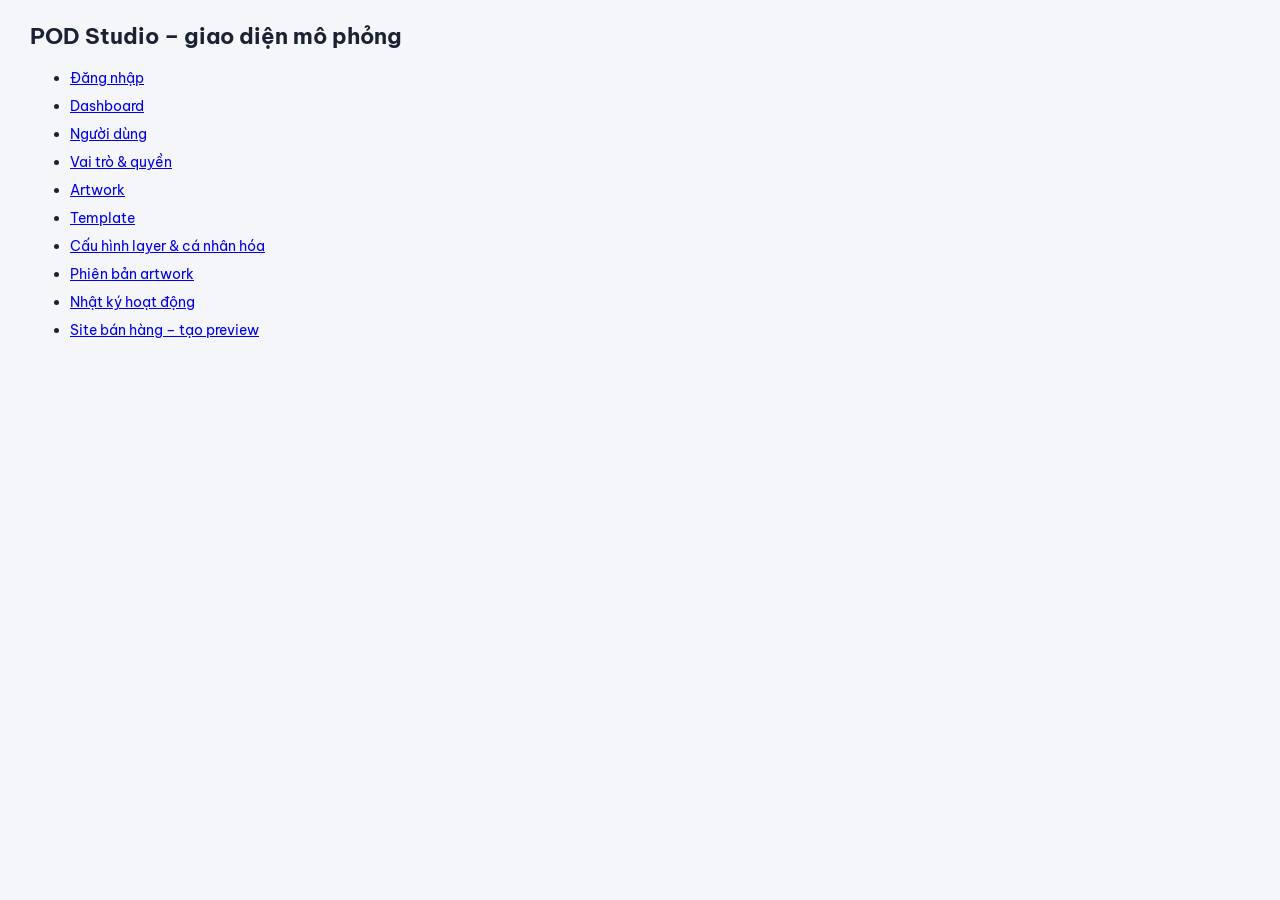
<file: pod-design-ui/index.html>
<!doctype html><html lang="vi"><head><meta charset="utf-8"><meta name="viewport" content="width=device-width,initial-scale=1"><title>POD Studio – mô phỏng giao diện</title><link rel="stylesheet" href="css/style.css"><style></style></head><body><div class="main"><h1>POD Studio – giao diện mô phỏng</h1><ul style="line-height:2"><li><a href="login.html">Đăng nhập</a></li><li><a href="dashboard.html">Dashboard</a></li><li><a href="users.html">Người dùng</a></li><li><a href="roles.html">Vai trò & quyền</a></li><li><a href="artworks.html">Artwork</a></li><li><a href="templates.html">Template</a></li><li><a href="template-editor.html">Cấu hình layer & cá nhân hóa</a></li><li><a href="versions.html">Phiên bản artwork</a></li><li><a href="logs.html">Nhật ký hoạt động</a></li><li><a href="storefront.html">Site bán hàng – tạo preview</a></li></ul></div></body></html>
</file>
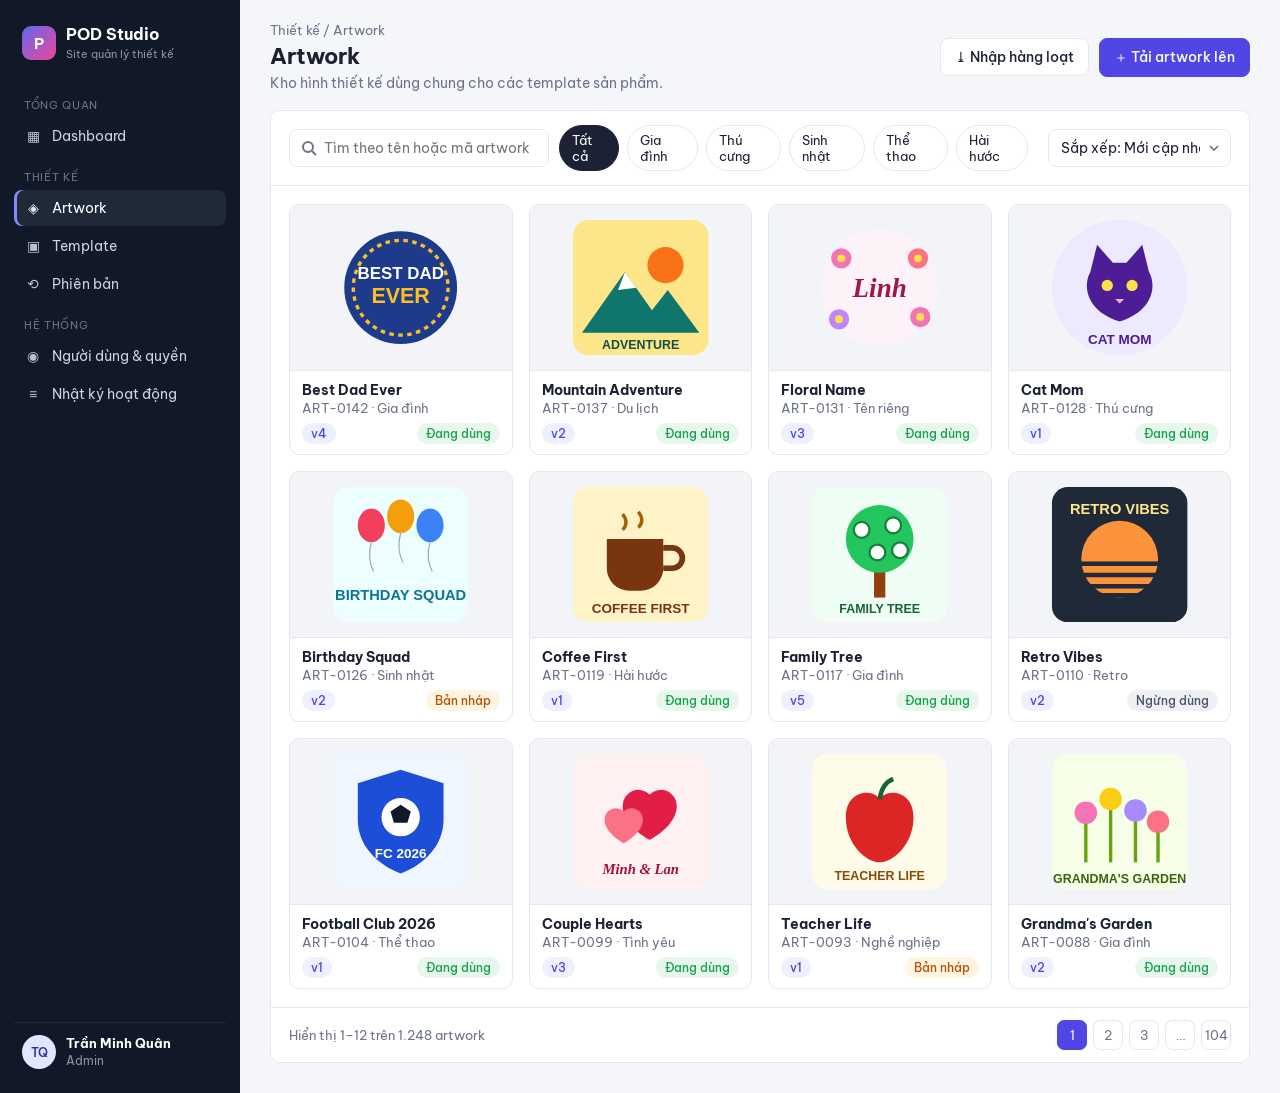
<file: pod-design-ui/artworks.html>
<!doctype html><html lang="vi"><head><meta charset="utf-8"><meta name="viewport" content="width=device-width,initial-scale=1"><title>Artwork · POD Studio</title><link rel="stylesheet" href="css/style.css"><style></style></head><body><div class="app"><aside class="sidebar"><div class="brand"><div class="logo">P</div><div><b>POD Studio</b><small>Site quản lý thiết kế</small></div></div><div class="nav-group">Tổng quan</div><div class="nav"><a href="dashboard.html" class=""><span class="ico">▦</span>Dashboard</a></div><div class="nav-group">Thiết kế</div><div class="nav"><a href="artworks.html" class=" active"><span class="ico">◈</span>Artwork</a><a href="templates.html" class=""><span class="ico">▣</span>Template</a><a href="versions.html" class=""><span class="ico">⟲</span>Phiên bản</a></div><div class="nav-group">Hệ thống</div><div class="nav"><a href="users.html" class=""><span class="ico">◉</span>Người dùng &amp; quyền</a><a href="logs.html" class=""><span class="ico">≡</span>Nhật ký hoạt động</a></div><div class="side-user"><div class="avatar">TQ</div><div><b>Trần Minh Quân</b><small>Admin</small></div></div></aside><main class="main"><div class="topbar"><div><div class="crumb">Thiết kế / Artwork</div><h1>Artwork</h1><div class="sub">Kho hình thiết kế dùng chung cho các template sản phẩm.</div></div><div class="actions"><button class="btn">⤓ Nhập hàng loạt</button><button class="btn primary">＋ Tải artwork lên</button></div></div><div class="card"><div class="toolbar"><input class="input search" placeholder="Tìm theo tên hoặc mã artwork"><div class="chips"><span class="chip on">Tất cả</span><span class="chip">Gia đình</span><span class="chip">Thú cưng</span><span class="chip">Sinh nhật</span><span class="chip">Thể thao</span><span class="chip">Hài hước</span></div><div class="spacer"></div><select class="input select"><option>Sắp xếp: Mới cập nhật</option></select></div><div class="grid4"><div class="art"><div class="pic"><svg viewBox="0 0 120 120" xmlns="http://www.w3.org/2000/svg"><circle cx="60" cy="60" r="50" fill="#1e3a8a"/><circle cx="60" cy="60" r="42" fill="none" stroke="#fbbf24" stroke-width="3" stroke-dasharray="4 4"/><text x="60" y="52" text-anchor="middle" font-size="15" font-weight="700" fill="#fff" font-family="Arial">BEST DAD</text><text x="60" y="74" text-anchor="middle" font-size="19" font-weight="800" fill="#fbbf24" font-family="Arial">EVER</text></svg></div><div class="meta"><b>Best Dad Ever</b><span class="muted">ART-0142 · Gia đình</span><div class="row"><span class="badge b-violet">v4</span><span class="badge b-green">Đang dùng</span></div></div></div><div class="art"><div class="pic"><svg viewBox="0 0 120 120" xmlns="http://www.w3.org/2000/svg"><rect width="120" height="120" rx="14" fill="#fde68a"/><circle cx="82" cy="40" r="16" fill="#f97316"/><path d="M8 100 46 46 70 80 84 62 112 100Z" fill="#0f766e"/><path d="M46 46 56 60 40 62Z" fill="#fff"/><text x="60" y="114" text-anchor="middle" font-size="11" font-weight="700" fill="#134e4a" font-family="Arial">ADVENTURE</text></svg></div><div class="meta"><b>Mountain Adventure</b><span class="muted">ART-0137 · Du lịch</span><div class="row"><span class="badge b-violet">v2</span><span class="badge b-green">Đang dùng</span></div></div></div><div class="art"><div class="pic"><svg viewBox="0 0 120 120" xmlns="http://www.w3.org/2000/svg"><circle cx="60" cy="60" r="52" fill="#fdf2f8"/><circle cx="26" cy="34" r="9" fill="#f472b6"/><circle cx="26" cy="34" r="3.5" fill="#fde047"/><circle cx="94" cy="34" r="9" fill="#fb7185"/><circle cx="94" cy="34" r="3.5" fill="#fde047"/><circle cx="24" cy="88" r="9" fill="#c084fc"/><circle cx="24" cy="88" r="3.5" fill="#fde047"/><circle cx="96" cy="86" r="9" fill="#f472b6"/><circle cx="96" cy="86" r="3.5" fill="#fde047"/><text x="60" y="68" text-anchor="middle" font-size="24" font-style="italic" font-weight="700" fill="#9d174d" font-family="Georgia">Linh</text></svg></div><div class="meta"><b>Floral Name</b><span class="muted">ART-0131 · Tên riêng</span><div class="row"><span class="badge b-violet">v3</span><span class="badge b-green">Đang dùng</span></div></div></div><div class="art"><div class="pic"><svg viewBox="0 0 120 120" xmlns="http://www.w3.org/2000/svg"><rect width="120" height="120" rx="60" fill="#ede9fe"/><path d="M34 46 40 22 54 38H66L80 22 86 46C92 56 92 80 60 90 28 80 28 56 34 46Z" fill="#4c1d95"/><circle cx="49" cy="58" r="5" fill="#fde047"/><circle cx="71" cy="58" r="5" fill="#fde047"/><path d="M56 70h8l-4 4z" fill="#f9a8d4"/><text x="60" y="110" text-anchor="middle" font-size="12" font-weight="700" fill="#4c1d95" font-family="Arial">CAT MOM</text></svg></div><div class="meta"><b>Cat Mom</b><span class="muted">ART-0128 · Thú cưng</span><div class="row"><span class="badge b-violet">v1</span><span class="badge b-green">Đang dùng</span></div></div></div><div class="art"><div class="pic"><svg viewBox="0 0 120 120" xmlns="http://www.w3.org/2000/svg"><rect width="120" height="120" rx="14" fill="#ecfeff"/><ellipse cx="34" cy="34" rx="12" ry="15" fill="#f43f5e"/><path d="M34 49 q-4 14 2 26" stroke="#94a3b8" fill="none"/><ellipse cx="60" cy="26" rx="12" ry="15" fill="#f59e0b"/><path d="M60 41 q-4 14 2 26" stroke="#94a3b8" fill="none"/><ellipse cx="86" cy="34" rx="12" ry="15" fill="#3b82f6"/><path d="M86 49 q-4 14 2 26" stroke="#94a3b8" fill="none"/><text x="60" y="100" text-anchor="middle" font-size="13" font-weight="800" fill="#0e7490" font-family="Arial">BIRTHDAY SQUAD</text></svg></div><div class="meta"><b>Birthday Squad</b><span class="muted">ART-0126 · Sinh nhật</span><div class="row"><span class="badge b-violet">v2</span><span class="badge b-amber">Bản nháp</span></div></div></div><div class="art"><div class="pic"><svg viewBox="0 0 120 120" xmlns="http://www.w3.org/2000/svg"><rect width="120" height="120" rx="14" fill="#fef3c7"/><path d="M30 46h50v26a20 20 0 0 1-20 20H50a20 20 0 0 1-20-20Z" fill="#78350f"/><path d="M80 54h8a9 9 0 0 1 0 18h-8" stroke="#78350f" stroke-width="5" fill="none"/><path d="M44 24q6 8 0 14M58 22q6 8 0 14" stroke="#a16207" stroke-width="3" fill="none"/><text x="60" y="112" text-anchor="middle" font-size="12" font-weight="800" fill="#78350f" font-family="Arial">COFFEE FIRST</text></svg></div><div class="meta"><b>Coffee First</b><span class="muted">ART-0119 · Hài hước</span><div class="row"><span class="badge b-violet">v1</span><span class="badge b-green">Đang dùng</span></div></div></div><div class="art"><div class="pic"><svg viewBox="0 0 120 120" xmlns="http://www.w3.org/2000/svg"><rect width="120" height="120" rx="14" fill="#f0fdf4"/><rect x="55" y="62" width="10" height="36" fill="#92400e"/><circle cx="60" cy="46" r="30" fill="#22c55e"/><circle cx="44" cy="38" r="7" fill="#fff" stroke="#15803d" stroke-width="2"/><circle cx="72" cy="34" r="7" fill="#fff" stroke="#15803d" stroke-width="2"/><circle cx="58" cy="58" r="7" fill="#fff" stroke="#15803d" stroke-width="2"/><circle cx="78" cy="56" r="7" fill="#fff" stroke="#15803d" stroke-width="2"/><text x="60" y="112" text-anchor="middle" font-size="11" font-weight="700" fill="#166534" font-family="Arial">FAMILY TREE</text></svg></div><div class="meta"><b>Family Tree</b><span class="muted">ART-0117 · Gia đình</span><div class="row"><span class="badge b-violet">v5</span><span class="badge b-green">Đang dùng</span></div></div></div><div class="art"><div class="pic"><svg viewBox="0 0 120 120" xmlns="http://www.w3.org/2000/svg"><rect width="120" height="120" rx="14" fill="#1f2937"/><circle cx="60" cy="64" r="34" fill="#fb923c"/><rect x="20" y="66" width="80" height="4" fill="#1f2937"/><rect x="20" y="76" width="80" height="4" fill="#1f2937"/><rect x="20" y="86" width="80" height="4" fill="#1f2937"/><rect x="20" y="94" width="80" height="4" fill="#1f2937"/><text x="60" y="24" text-anchor="middle" font-size="13" font-weight="800" fill="#fde68a" font-family="Arial">RETRO VIBES</text></svg></div><div class="meta"><b>Retro Vibes</b><span class="muted">ART-0110 · Retro</span><div class="row"><span class="badge b-violet">v2</span><span class="badge b-gray">Ngừng dùng</span></div></div></div><div class="art"><div class="pic"><svg viewBox="0 0 120 120" xmlns="http://www.w3.org/2000/svg"><rect width="120" height="120" rx="14" fill="#eff6ff"/><path d="M60 14 98 26V58C98 82 80 98 60 106 40 98 22 82 22 58V26Z" fill="#1d4ed8"/><circle cx="60" cy="56" r="17" fill="#fff"/><path d="M60 45l9 6-3 10h-12l-3-10z" fill="#111827"/><text x="60" y="92" text-anchor="middle" font-size="12" font-weight="800" fill="#fff" font-family="Arial">FC 2026</text></svg></div><div class="meta"><b>Football Club 2026</b><span class="muted">ART-0104 · Thể thao</span><div class="row"><span class="badge b-violet">v1</span><span class="badge b-green">Đang dùng</span></div></div></div><div class="art"><div class="pic"><svg viewBox="0 0 120 120" xmlns="http://www.w3.org/2000/svg"><rect width="120" height="120" rx="14" fill="#fff1f2"/><path d="M44 46a14 14 0 0 1 24-10 14 14 0 0 1 24 10c0 18-24 30-24 30S44 64 44 46Z" fill="#e11d48"/><path d="M28 58a10 10 0 0 1 17-7 10 10 0 0 1 17 7c0 12-17 21-17 21S28 70 28 58Z" fill="#fb7185"/><text x="60" y="106" text-anchor="middle" font-size="13" font-style="italic" font-weight="700" fill="#9f1239" font-family="Georgia">Minh &amp; Lan</text></svg></div><div class="meta"><b>Couple Hearts</b><span class="muted">ART-0099 · Tình yêu</span><div class="row"><span class="badge b-violet">v3</span><span class="badge b-green">Đang dùng</span></div></div></div><div class="art"><div class="pic"><svg viewBox="0 0 120 120" xmlns="http://www.w3.org/2000/svg"><rect width="120" height="120" rx="14" fill="#fefce8"/><path d="M60 40c-6-10-30-8-30 16s18 40 30 40 30-16 30-40-24-26-30-16Z" fill="#dc2626"/><path d="M60 40q2-14 12-18" stroke="#166534" stroke-width="4" fill="none"/><text x="60" y="112" text-anchor="middle" font-size="11" font-weight="800" fill="#854d0e" font-family="Arial">TEACHER LIFE</text></svg></div><div class="meta"><b>Teacher Life</b><span class="muted">ART-0093 · Nghề nghiệp</span><div class="row"><span class="badge b-violet">v1</span><span class="badge b-amber">Bản nháp</span></div></div></div><div class="art"><div class="pic"><svg viewBox="0 0 120 120" xmlns="http://www.w3.org/2000/svg"><rect width="120" height="120" rx="14" fill="#f7fee7"/><path d="M30 96V52" stroke="#65a30d" stroke-width="3"/><circle cx="30" cy="52" r="10" fill="#f472b6"/><path d="M52 96V40" stroke="#65a30d" stroke-width="3"/><circle cx="52" cy="40" r="10" fill="#facc15"/><path d="M74 96V50" stroke="#65a30d" stroke-width="3"/><circle cx="74" cy="50" r="10" fill="#a78bfa"/><path d="M94 96V60" stroke="#65a30d" stroke-width="3"/><circle cx="94" cy="60" r="10" fill="#fb7185"/><text x="60" y="114" text-anchor="middle" font-size="11" font-weight="700" fill="#3f6212" font-family="Arial">GRANDMA'S GARDEN</text></svg></div><div class="meta"><b>Grandma's Garden</b><span class="muted">ART-0088 · Gia đình</span><div class="row"><span class="badge b-violet">v2</span><span class="badge b-green">Đang dùng</span></div></div></div></div><div class="pager"><span>Hiển thị 1–12 trên 1.248 artwork</span><div class="pages"><span class="on">1</span><span>2</span><span>3</span><span>…</span><span>104</span></div></div></div></main></div></body></html>
</file>
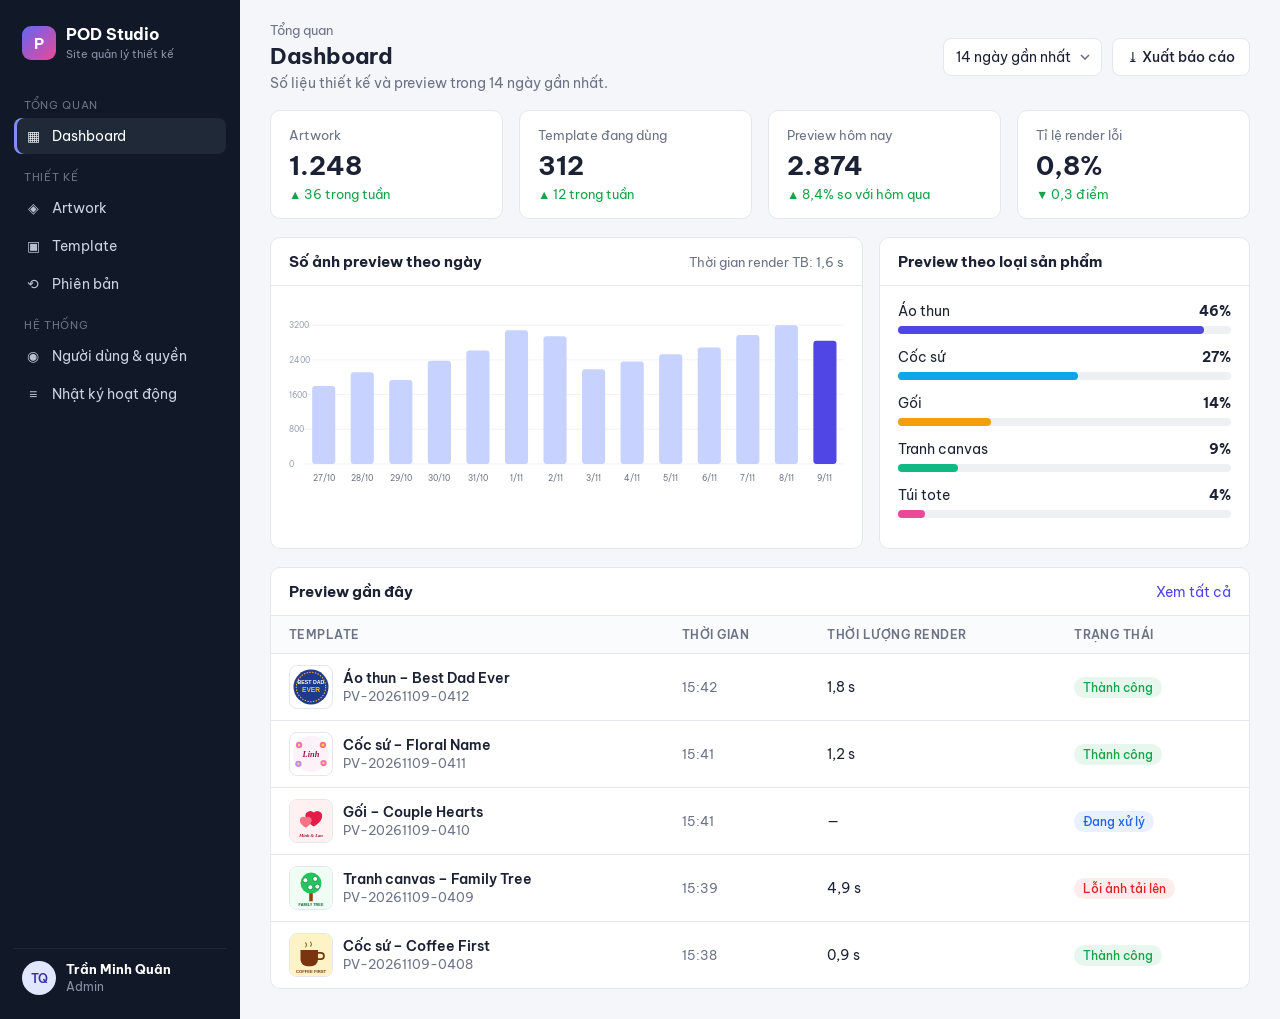
<file: pod-design-ui/dashboard.html>
<!doctype html><html lang="vi"><head><meta charset="utf-8"><meta name="viewport" content="width=device-width,initial-scale=1"><title>Dashboard · POD Studio</title><link rel="stylesheet" href="css/style.css"><style></style></head><body><div class="app"><aside class="sidebar"><div class="brand"><div class="logo">P</div><div><b>POD Studio</b><small>Site quản lý thiết kế</small></div></div><div class="nav-group">Tổng quan</div><div class="nav"><a href="dashboard.html" class=" active"><span class="ico">▦</span>Dashboard</a></div><div class="nav-group">Thiết kế</div><div class="nav"><a href="artworks.html" class=""><span class="ico">◈</span>Artwork</a><a href="templates.html" class=""><span class="ico">▣</span>Template</a><a href="versions.html" class=""><span class="ico">⟲</span>Phiên bản</a></div><div class="nav-group">Hệ thống</div><div class="nav"><a href="users.html" class=""><span class="ico">◉</span>Người dùng &amp; quyền</a><a href="logs.html" class=""><span class="ico">≡</span>Nhật ký hoạt động</a></div><div class="side-user"><div class="avatar">TQ</div><div><b>Trần Minh Quân</b><small>Admin</small></div></div></aside><main class="main"><div class="topbar"><div><div class="crumb">Tổng quan</div><h1>Dashboard</h1><div class="sub">Số liệu thiết kế và preview trong 14 ngày gần nhất.</div></div><div class="actions"><select class="input select"><option>14 ngày gần nhất</option></select><button class="btn">⤓ Xuất báo cáo</button></div></div><div class="stats"><div class="card stat"><div class="k">Artwork</div><div class="v">1.248</div><div class="d up">▲ 36 trong tuần</div></div><div class="card stat"><div class="k">Template đang dùng</div><div class="v">312</div><div class="d up">▲ 12 trong tuần</div></div><div class="card stat"><div class="k">Preview hôm nay</div><div class="v">2.874</div><div class="d up">▲ 8,4% so với hôm qua</div></div><div class="card stat"><div class="k">Tỉ lệ render lỗi</div><div class="v">0,8%</div><div class="d up">▼ 0,3 điểm</div></div></div><div class="two"><div class="card"><div class="card-h"><h3>Số ảnh preview theo ngày</h3><span class="muted">Thời gian render TB: 1,6 s</span></div><div class="card-b"><svg viewBox="0 0 720 240" width="100%"><line x1="20" x2="720" y1="210" y2="210" stroke="#eef0f4"/><text x="0" y="214" font-size="10" fill="#9aa1b1">0</text><line x1="20" x2="720" y1="165" y2="165" stroke="#eef0f4"/><text x="0" y="169" font-size="10" fill="#9aa1b1">800</text><line x1="20" x2="720" y1="120" y2="120" stroke="#eef0f4"/><text x="0" y="124" font-size="10" fill="#9aa1b1">1600</text><line x1="20" x2="720" y1="75" y2="75" stroke="#eef0f4"/><text x="0" y="79" font-size="10" fill="#9aa1b1">2400</text><line x1="20" x2="720" y1="30" y2="30" stroke="#eef0f4"/><text x="0" y="34" font-size="10" fill="#9aa1b1">3200</text><rect x="30" y="108.88888888888889" width="30" height="101.11111111111111" rx="4" fill="#c7d2fe"/><text x="45" y="232" text-anchor="middle" font-size="11" fill="#6b7385">27/10</text><rect x="80" y="91.1111111111111" width="30" height="118.8888888888889" rx="4" fill="#c7d2fe"/><text x="95" y="232" text-anchor="middle" font-size="11" fill="#6b7385">28/10</text><rect x="130" y="101.11111111111111" width="30" height="108.88888888888889" rx="4" fill="#c7d2fe"/><text x="145" y="232" text-anchor="middle" font-size="11" fill="#6b7385">29/10</text><rect x="180" y="76.11111111111111" width="30" height="133.88888888888889" rx="4" fill="#c7d2fe"/><text x="195" y="232" text-anchor="middle" font-size="11" fill="#6b7385">30/10</text><rect x="230" y="62.77777777777777" width="30" height="147.22222222222223" rx="4" fill="#c7d2fe"/><text x="245" y="232" text-anchor="middle" font-size="11" fill="#6b7385">31/10</text><rect x="280" y="36.666666666666686" width="30" height="173.33333333333331" rx="4" fill="#c7d2fe"/><text x="295" y="232" text-anchor="middle" font-size="11" fill="#6b7385">1/11</text><rect x="330" y="44.44444444444446" width="30" height="165.55555555555554" rx="4" fill="#c7d2fe"/><text x="345" y="232" text-anchor="middle" font-size="11" fill="#6b7385">2/11</text><rect x="380" y="87.22222222222221" width="30" height="122.77777777777779" rx="4" fill="#c7d2fe"/><text x="395" y="232" text-anchor="middle" font-size="11" fill="#6b7385">3/11</text><rect x="430" y="77.22222222222223" width="30" height="132.77777777777777" rx="4" fill="#c7d2fe"/><text x="445" y="232" text-anchor="middle" font-size="11" fill="#6b7385">4/11</text><rect x="480" y="67.77777777777777" width="30" height="142.22222222222223" rx="4" fill="#c7d2fe"/><text x="495" y="232" text-anchor="middle" font-size="11" fill="#6b7385">5/11</text><rect x="530" y="58.888888888888886" width="30" height="151.11111111111111" rx="4" fill="#c7d2fe"/><text x="545" y="232" text-anchor="middle" font-size="11" fill="#6b7385">6/11</text><rect x="580" y="42.77777777777777" width="30" height="167.22222222222223" rx="4" fill="#c7d2fe"/><text x="595" y="232" text-anchor="middle" font-size="11" fill="#6b7385">7/11</text><rect x="630" y="30.0" width="30" height="180.0" rx="4" fill="#c7d2fe"/><text x="645" y="232" text-anchor="middle" font-size="11" fill="#6b7385">8/11</text><rect x="680" y="50.333333333333314" width="30" height="159.66666666666669" rx="4" fill="#4f46e5"/><text x="695" y="232" text-anchor="middle" font-size="11" fill="#6b7385">9/11</text></svg></div></div><div class="card"><div class="card-h"><h3>Preview theo loại sản phẩm</h3></div><div class="card-b"><div style="margin-bottom:14px"><div style="display:flex;justify-content:space-between"><span>Áo thun</span><b>46%</b></div><div style="height:8px;background:#eef0f4;border-radius:99px;margin-top:6px"><div style="width:92%;height:8px;border-radius:99px;background:#4f46e5"></div></div></div><div style="margin-bottom:14px"><div style="display:flex;justify-content:space-between"><span>Cốc sứ</span><b>27%</b></div><div style="height:8px;background:#eef0f4;border-radius:99px;margin-top:6px"><div style="width:54%;height:8px;border-radius:99px;background:#0ea5e9"></div></div></div><div style="margin-bottom:14px"><div style="display:flex;justify-content:space-between"><span>Gối</span><b>14%</b></div><div style="height:8px;background:#eef0f4;border-radius:99px;margin-top:6px"><div style="width:28%;height:8px;border-radius:99px;background:#f59e0b"></div></div></div><div style="margin-bottom:14px"><div style="display:flex;justify-content:space-between"><span>Tranh canvas</span><b>9%</b></div><div style="height:8px;background:#eef0f4;border-radius:99px;margin-top:6px"><div style="width:18%;height:8px;border-radius:99px;background:#10b981"></div></div></div><div style="margin-bottom:14px"><div style="display:flex;justify-content:space-between"><span>Túi tote</span><b>4%</b></div><div style="height:8px;background:#eef0f4;border-radius:99px;margin-top:6px"><div style="width:8%;height:8px;border-radius:99px;background:#ec4899"></div></div></div></div></div></div><div class="card"><div class="card-h"><h3>Preview gần đây</h3><a href="#" style="color:var(--primary);text-decoration:none">Xem tất cả</a></div><table><thead><tr><th>Template</th><th>Thời gian</th><th>Thời lượng render</th><th>Trạng thái</th></tr></thead><tbody><tr><td><div class="who"><div class="thumb"><svg viewBox="0 0 120 120" xmlns="http://www.w3.org/2000/svg"><circle cx="60" cy="60" r="50" fill="#1e3a8a"/><circle cx="60" cy="60" r="42" fill="none" stroke="#fbbf24" stroke-width="3" stroke-dasharray="4 4"/><text x="60" y="52" text-anchor="middle" font-size="15" font-weight="700" fill="#fff" font-family="Arial">BEST DAD</text><text x="60" y="74" text-anchor="middle" font-size="19" font-weight="800" fill="#fbbf24" font-family="Arial">EVER</text></svg></div><div><b>Áo thun – Best Dad Ever</b><span class="muted">PV-20261109-0412</span></div></div></td><td class="muted">15:42</td><td>1,8 s</td><td><span class="badge b-green">Thành công</span></td></tr><tr><td><div class="who"><div class="thumb"><svg viewBox="0 0 120 120" xmlns="http://www.w3.org/2000/svg"><circle cx="60" cy="60" r="52" fill="#fdf2f8"/><circle cx="26" cy="34" r="9" fill="#f472b6"/><circle cx="26" cy="34" r="3.5" fill="#fde047"/><circle cx="94" cy="34" r="9" fill="#fb7185"/><circle cx="94" cy="34" r="3.5" fill="#fde047"/><circle cx="24" cy="88" r="9" fill="#c084fc"/><circle cx="24" cy="88" r="3.5" fill="#fde047"/><circle cx="96" cy="86" r="9" fill="#f472b6"/><circle cx="96" cy="86" r="3.5" fill="#fde047"/><text x="60" y="68" text-anchor="middle" font-size="24" font-style="italic" font-weight="700" fill="#9d174d" font-family="Georgia">Linh</text></svg></div><div><b>Cốc sứ – Floral Name</b><span class="muted">PV-20261109-0411</span></div></div></td><td class="muted">15:41</td><td>1,2 s</td><td><span class="badge b-green">Thành công</span></td></tr><tr><td><div class="who"><div class="thumb"><svg viewBox="0 0 120 120" xmlns="http://www.w3.org/2000/svg"><rect width="120" height="120" rx="14" fill="#fff1f2"/><path d="M44 46a14 14 0 0 1 24-10 14 14 0 0 1 24 10c0 18-24 30-24 30S44 64 44 46Z" fill="#e11d48"/><path d="M28 58a10 10 0 0 1 17-7 10 10 0 0 1 17 7c0 12-17 21-17 21S28 70 28 58Z" fill="#fb7185"/><text x="60" y="106" text-anchor="middle" font-size="13" font-style="italic" font-weight="700" fill="#9f1239" font-family="Georgia">Minh &amp; Lan</text></svg></div><div><b>Gối – Couple Hearts</b><span class="muted">PV-20261109-0410</span></div></div></td><td class="muted">15:41</td><td>—</td><td><span class="badge b-blue">Đang xử lý</span></td></tr><tr><td><div class="who"><div class="thumb"><svg viewBox="0 0 120 120" xmlns="http://www.w3.org/2000/svg"><rect width="120" height="120" rx="14" fill="#f0fdf4"/><rect x="55" y="62" width="10" height="36" fill="#92400e"/><circle cx="60" cy="46" r="30" fill="#22c55e"/><circle cx="44" cy="38" r="7" fill="#fff" stroke="#15803d" stroke-width="2"/><circle cx="72" cy="34" r="7" fill="#fff" stroke="#15803d" stroke-width="2"/><circle cx="58" cy="58" r="7" fill="#fff" stroke="#15803d" stroke-width="2"/><circle cx="78" cy="56" r="7" fill="#fff" stroke="#15803d" stroke-width="2"/><text x="60" y="112" text-anchor="middle" font-size="11" font-weight="700" fill="#166534" font-family="Arial">FAMILY TREE</text></svg></div><div><b>Tranh canvas – Family Tree</b><span class="muted">PV-20261109-0409</span></div></div></td><td class="muted">15:39</td><td>4,9 s</td><td><span class="badge b-red">Lỗi ảnh tải lên</span></td></tr><tr><td><div class="who"><div class="thumb"><svg viewBox="0 0 120 120" xmlns="http://www.w3.org/2000/svg"><rect width="120" height="120" rx="14" fill="#fef3c7"/><path d="M30 46h50v26a20 20 0 0 1-20 20H50a20 20 0 0 1-20-20Z" fill="#78350f"/><path d="M80 54h8a9 9 0 0 1 0 18h-8" stroke="#78350f" stroke-width="5" fill="none"/><path d="M44 24q6 8 0 14M58 22q6 8 0 14" stroke="#a16207" stroke-width="3" fill="none"/><text x="60" y="112" text-anchor="middle" font-size="12" font-weight="800" fill="#78350f" font-family="Arial">COFFEE FIRST</text></svg></div><div><b>Cốc sứ – Coffee First</b><span class="muted">PV-20261109-0408</span></div></div></td><td class="muted">15:38</td><td>0,9 s</td><td><span class="badge b-green">Thành công</span></td></tr></tbody></table></div></main></div></body></html>
</file>
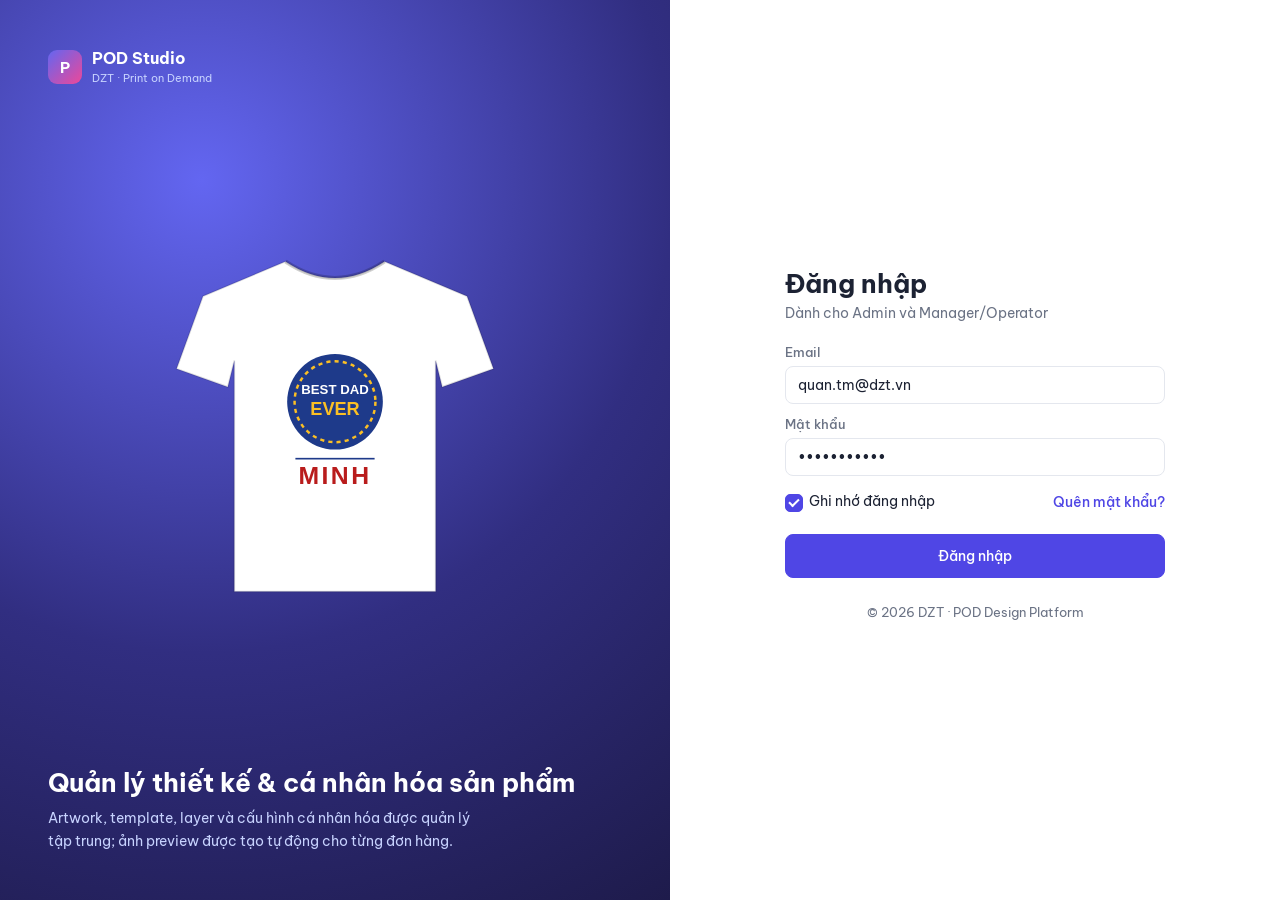
<file: pod-design-ui/login.html>
<!doctype html><html lang="vi"><head><meta charset="utf-8"><meta name="viewport" content="width=device-width,initial-scale=1"><title>Đăng nhập · POD Studio</title><link rel="stylesheet" href="css/style.css"><style></style></head><body><div class="login"><div class="art-side"><div class="brand" style="padding:0"><div class="logo">P</div><div><b>POD Studio</b><small style="color:#c7d2fe">DZT · Print on Demand</small></div></div><div style="display:flex;justify-content:center"><svg viewBox="0 0 400 440" width="330" xmlns="http://www.w3.org/2000/svg"><path d="M140 20 Q200 60 260 20 L360 62 L392 150 L330 172 L322 140 L322 420 L78 420 L78 140 L70 172 L8 150 L40 62 Z" fill="#ffffff" stroke="#00000022" stroke-width="2"/><path d="M140 20 Q200 60 260 20" fill="none" stroke="#00000030" stroke-width="5"/><g><g transform="translate(140 130)"><circle cx="60" cy="60" r="58" fill="#1e3a8a"/><circle cx="60" cy="60" r="49" fill="none" stroke="#fbbf24" stroke-width="3" stroke-dasharray="5 5"/><text x="60" y="50" text-anchor="middle" font-size="16" font-weight="700" fill="#fff" font-family="Arial">BEST DAD</text><text x="60" y="76" text-anchor="middle" font-size="22" font-weight="800" fill="#fbbf24" font-family="Arial">EVER</text></g><rect x="152" y="258" width="96" height="2" fill="#1e3a8a"/><clipPath id="pc"><circle cx="200" cy="208" r="0"/></clipPath><text x="200" y="290" text-anchor="middle" font-size="30" font-weight="800" fill="#b91c1c" font-family="Arial" letter-spacing="3">MINH</text></g></svg></div><div><h2 style="margin:0 0 8px;font-size:26px">Quản lý thiết kế &amp; cá nhân hóa sản phẩm</h2><p style="margin:0;color:#c7d2fe;max-width:440px;line-height:1.6">Artwork, template, layer và cấu hình cá nhân hóa được quản lý tập trung; ảnh preview được tạo tự động cho từng đơn hàng.</p></div></div><div class="form-side"><form><h1 style="font-size:26px">Đăng nhập</h1><div class="sub" style="margin-bottom:22px">Dành cho Admin và Manager/Operator</div><label class="f">Email</label><input class="input" style="width:100%" value="quan.tm@dzt.vn"><label class="f">Mật khẩu</label><input class="input" style="width:100%" type="password" value="password123"><div style="display:flex;justify-content:space-between;align-items:center;margin:16px 0 22px"><span><span class="check on"></span> &nbsp;Ghi nhớ đăng nhập</span><a href="#" style="color:var(--primary);text-decoration:none;font-weight:500">Quên mật khẩu?</a></div><button class="btn primary" type="button" style="width:100%;justify-content:center;padding:12px">Đăng nhập</button><p class="muted" style="text-align:center;margin-top:26px">© 2026 DZT · POD Design Platform</p></form></div></div></body></html>
</file>
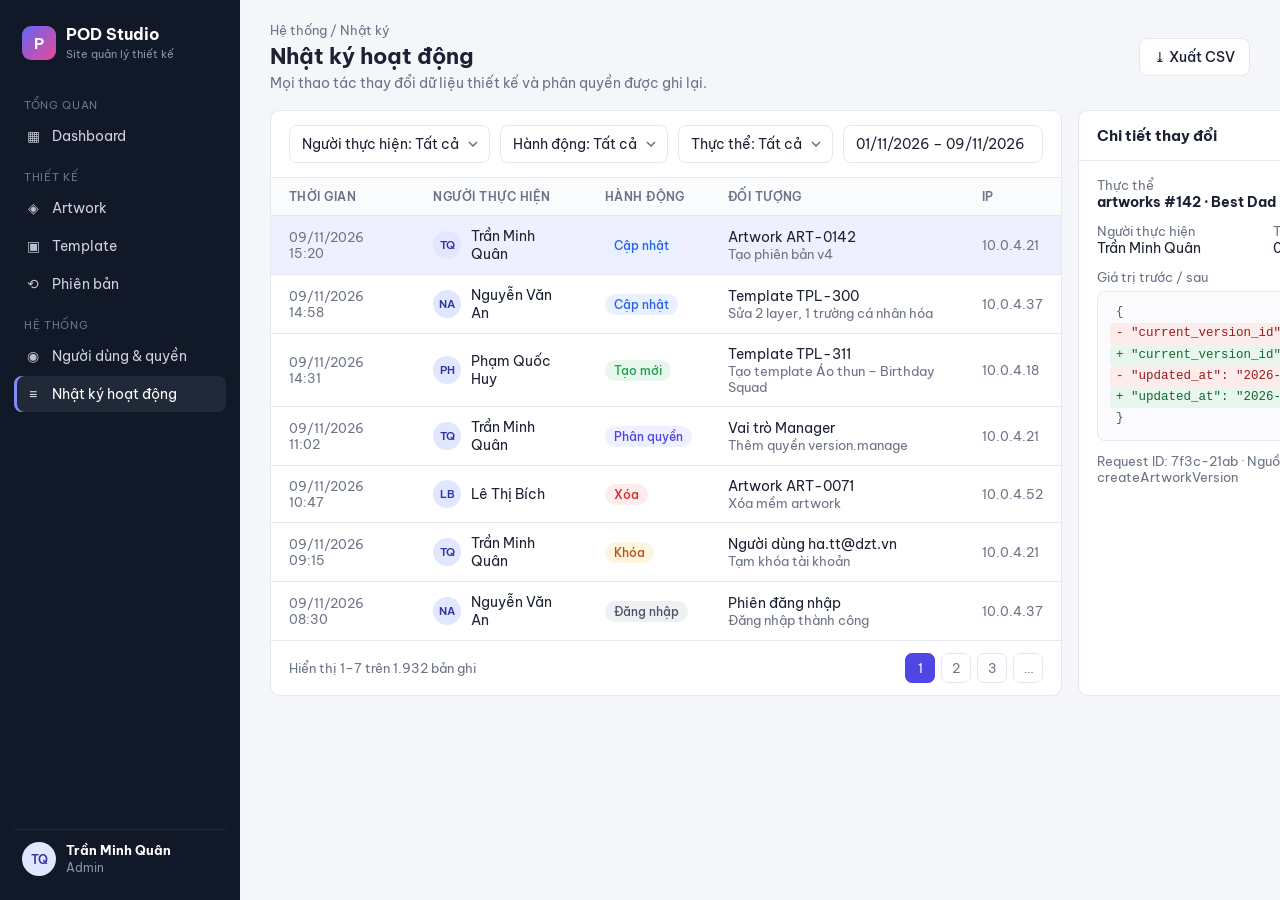
<file: pod-design-ui/logs.html>
<!doctype html><html lang="vi"><head><meta charset="utf-8"><meta name="viewport" content="width=device-width,initial-scale=1"><title>Nhật ký hoạt động · POD Studio</title><link rel="stylesheet" href="css/style.css"><style></style></head><body><div class="app"><aside class="sidebar"><div class="brand"><div class="logo">P</div><div><b>POD Studio</b><small>Site quản lý thiết kế</small></div></div><div class="nav-group">Tổng quan</div><div class="nav"><a href="dashboard.html" class=""><span class="ico">▦</span>Dashboard</a></div><div class="nav-group">Thiết kế</div><div class="nav"><a href="artworks.html" class=""><span class="ico">◈</span>Artwork</a><a href="templates.html" class=""><span class="ico">▣</span>Template</a><a href="versions.html" class=""><span class="ico">⟲</span>Phiên bản</a></div><div class="nav-group">Hệ thống</div><div class="nav"><a href="users.html" class=""><span class="ico">◉</span>Người dùng &amp; quyền</a><a href="logs.html" class=" active"><span class="ico">≡</span>Nhật ký hoạt động</a></div><div class="side-user"><div class="avatar">TQ</div><div><b>Trần Minh Quân</b><small>Admin</small></div></div></aside><main class="main"><div class="topbar"><div><div class="crumb">Hệ thống / Nhật ký</div><h1>Nhật ký hoạt động</h1><div class="sub">Mọi thao tác thay đổi dữ liệu thiết kế và phân quyền được ghi lại.</div></div><div class="actions"><button class="btn">⤓ Xuất CSV</button></div></div><div style="display:grid;grid-template-columns:1fr 380px;gap:16px"><div class="card"><div class="toolbar"><select class="input select"><option>Người thực hiện: Tất cả</option></select><select class="input select"><option>Hành động: Tất cả</option></select><select class="input select"><option>Thực thể: Tất cả</option></select><input class="input" value="01/11/2026 – 09/11/2026" style="width:200px"></div><table><thead><tr><th>Thời gian</th><th>Người thực hiện</th><th>Hành động</th><th>Đối tượng</th><th>IP</th></tr></thead><tbody><tr style="background:var(--primary-soft)"><td class="muted">09/11/2026 15:20</td><td><div class="who"><div class="avatar" style="width:28px;height:28px;font-size:11px">TQ</div>Trần Minh Quân</div></td><td><span class="badge b-blue">Cập nhật</span></td><td>Artwork ART-0142<div class="muted">Tạo phiên bản v4</div></td><td class="muted">10.0.4.21</td></tr><tr style=""><td class="muted">09/11/2026 14:58</td><td><div class="who"><div class="avatar" style="width:28px;height:28px;font-size:11px">NA</div>Nguyễn Văn An</div></td><td><span class="badge b-blue">Cập nhật</span></td><td>Template TPL-300<div class="muted">Sửa 2 layer, 1 trường cá nhân hóa</div></td><td class="muted">10.0.4.37</td></tr><tr style=""><td class="muted">09/11/2026 14:31</td><td><div class="who"><div class="avatar" style="width:28px;height:28px;font-size:11px">PH</div>Phạm Quốc Huy</div></td><td><span class="badge b-green">Tạo mới</span></td><td>Template TPL-311<div class="muted">Tạo template Áo thun – Birthday Squad</div></td><td class="muted">10.0.4.18</td></tr><tr style=""><td class="muted">09/11/2026 11:02</td><td><div class="who"><div class="avatar" style="width:28px;height:28px;font-size:11px">TQ</div>Trần Minh Quân</div></td><td><span class="badge b-violet">Phân quyền</span></td><td>Vai trò Manager<div class="muted">Thêm quyền version.manage</div></td><td class="muted">10.0.4.21</td></tr><tr style=""><td class="muted">09/11/2026 10:47</td><td><div class="who"><div class="avatar" style="width:28px;height:28px;font-size:11px">LB</div>Lê Thị Bích</div></td><td><span class="badge b-red">Xóa</span></td><td>Artwork ART-0071<div class="muted">Xóa mềm artwork</div></td><td class="muted">10.0.4.52</td></tr><tr style=""><td class="muted">09/11/2026 09:15</td><td><div class="who"><div class="avatar" style="width:28px;height:28px;font-size:11px">TQ</div>Trần Minh Quân</div></td><td><span class="badge b-amber">Khóa</span></td><td>Người dùng ha.tt@dzt.vn<div class="muted">Tạm khóa tài khoản</div></td><td class="muted">10.0.4.21</td></tr><tr style=""><td class="muted">09/11/2026 08:30</td><td><div class="who"><div class="avatar" style="width:28px;height:28px;font-size:11px">NA</div>Nguyễn Văn An</div></td><td><span class="badge b-gray">Đăng nhập</span></td><td>Phiên đăng nhập<div class="muted">Đăng nhập thành công</div></td><td class="muted">10.0.4.37</td></tr></tbody></table><div class="pager"><span>Hiển thị 1–7 trên 1.932 bản ghi</span><div class="pages"><span class="on">1</span><span>2</span><span>3</span><span>…</span></div></div></div><div class="card"><div class="card-h"><h3>Chi tiết thay đổi</h3><span class="badge b-blue">Cập nhật</span></div><div class="card-b"><div class="muted">Thực thể</div><b>artworks #142 · Best Dad Ever</b><div class="row2" style="margin:12px 0"><div><div class="muted">Người thực hiện</div>Trần Minh Quân</div><div><div class="muted">Thời gian</div>09/11/2026 15:20:07</div></div><div class="muted" style="margin-bottom:6px">Giá trị trước / sau</div><div class="diff"><span class="c">{</span><span class="m">-  "current_version_id": 418,</span><span class="p">+  "current_version_id": 431,</span><span class="m">-  "updated_at": "2026-11-02T10:05:11Z"</span><span class="p">+  "updated_at": "2026-11-09T15:20:07Z"</span><span class="c">}</span></div><div class="muted" style="margin-top:12px">Request ID: 7f3c-21ab · Nguồn: GraphQL mutation createArtworkVersion</div></div></div></div></main></div></body></html>
</file>
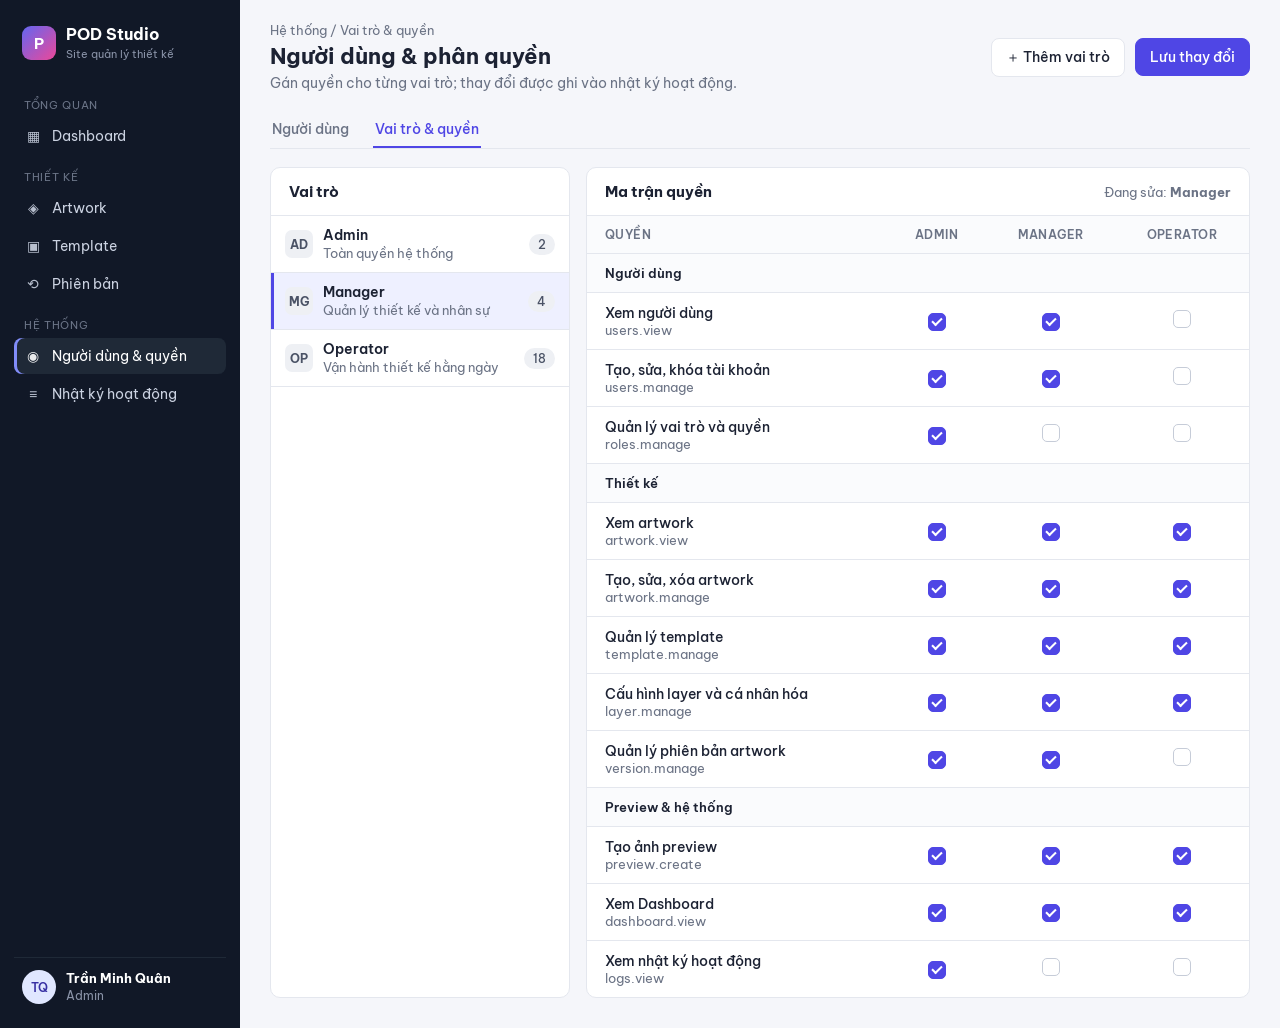
<file: pod-design-ui/roles.html>
<!doctype html><html lang="vi"><head><meta charset="utf-8"><meta name="viewport" content="width=device-width,initial-scale=1"><title>Người dùng &amp; phân quyền · POD Studio</title><link rel="stylesheet" href="css/style.css"><style></style></head><body><div class="app"><aside class="sidebar"><div class="brand"><div class="logo">P</div><div><b>POD Studio</b><small>Site quản lý thiết kế</small></div></div><div class="nav-group">Tổng quan</div><div class="nav"><a href="dashboard.html" class=""><span class="ico">▦</span>Dashboard</a></div><div class="nav-group">Thiết kế</div><div class="nav"><a href="artworks.html" class=""><span class="ico">◈</span>Artwork</a><a href="templates.html" class=""><span class="ico">▣</span>Template</a><a href="versions.html" class=""><span class="ico">⟲</span>Phiên bản</a></div><div class="nav-group">Hệ thống</div><div class="nav"><a href="users.html" class=" active"><span class="ico">◉</span>Người dùng &amp; quyền</a><a href="logs.html" class=""><span class="ico">≡</span>Nhật ký hoạt động</a></div><div class="side-user"><div class="avatar">TQ</div><div><b>Trần Minh Quân</b><small>Admin</small></div></div></aside><main class="main"><div class="topbar"><div><div class="crumb">Hệ thống / Vai trò &amp; quyền</div><h1>Người dùng &amp; phân quyền</h1><div class="sub">Gán quyền cho từng vai trò; thay đổi được ghi vào nhật ký hoạt động.</div></div><div class="actions"><button class="btn">＋ Thêm vai trò</button><button class="btn primary">Lưu thay đổi</button></div></div><div class="tabs"><a href="users.html">Người dùng</a><a class="on" href="roles.html">Vai trò &amp; quyền</a></div><div style="display:grid;grid-template-columns:300px 1fr;gap:16px"><div class="card"><div class="card-h"><h3>Vai trò</h3></div><div class="layer"><div class="t">AD</div><div style="flex:1"><b>Admin</b><span class="muted">Toàn quyền hệ thống</span></div><span class="badge b-gray">2</span></div><div class="layer sel"><div class="t">MG</div><div style="flex:1"><b>Manager</b><span class="muted">Quản lý thiết kế và nhân sự</span></div><span class="badge b-gray">4</span></div><div class="layer"><div class="t">OP</div><div style="flex:1"><b>Operator</b><span class="muted">Vận hành thiết kế hằng ngày</span></div><span class="badge b-gray">18</span></div></div><div class="card"><div class="card-h"><h3>Ma trận quyền</h3><span class="muted">Đang sửa: <b>Manager</b></span></div><table><thead><tr><th>Quyền</th><th style="text-align:center">Admin</th><th style="text-align:center">Manager</th><th style="text-align:center">Operator</th></tr></thead><tbody><tr><td colspan="5" style="background:#fafbfd;font-weight:600;font-size:13px">Người dùng</td></tr><tr><td><b style="font-weight:500">Xem người dùng</b><div class="muted">users.view</div></td><td style="text-align:center"><span class="check on"></span></td><td style="text-align:center"><span class="check on"></span></td><td style="text-align:center"><span class="check"></span></td></tr><tr><td><b style="font-weight:500">Tạo, sửa, khóa tài khoản</b><div class="muted">users.manage</div></td><td style="text-align:center"><span class="check on"></span></td><td style="text-align:center"><span class="check on"></span></td><td style="text-align:center"><span class="check"></span></td></tr><tr><td><b style="font-weight:500">Quản lý vai trò và quyền</b><div class="muted">roles.manage</div></td><td style="text-align:center"><span class="check on"></span></td><td style="text-align:center"><span class="check"></span></td><td style="text-align:center"><span class="check"></span></td></tr><tr><td colspan="5" style="background:#fafbfd;font-weight:600;font-size:13px">Thiết kế</td></tr><tr><td><b style="font-weight:500">Xem artwork</b><div class="muted">artwork.view</div></td><td style="text-align:center"><span class="check on"></span></td><td style="text-align:center"><span class="check on"></span></td><td style="text-align:center"><span class="check on"></span></td></tr><tr><td><b style="font-weight:500">Tạo, sửa, xóa artwork</b><div class="muted">artwork.manage</div></td><td style="text-align:center"><span class="check on"></span></td><td style="text-align:center"><span class="check on"></span></td><td style="text-align:center"><span class="check on"></span></td></tr><tr><td><b style="font-weight:500">Quản lý template</b><div class="muted">template.manage</div></td><td style="text-align:center"><span class="check on"></span></td><td style="text-align:center"><span class="check on"></span></td><td style="text-align:center"><span class="check on"></span></td></tr><tr><td><b style="font-weight:500">Cấu hình layer và cá nhân hóa</b><div class="muted">layer.manage</div></td><td style="text-align:center"><span class="check on"></span></td><td style="text-align:center"><span class="check on"></span></td><td style="text-align:center"><span class="check on"></span></td></tr><tr><td><b style="font-weight:500">Quản lý phiên bản artwork</b><div class="muted">version.manage</div></td><td style="text-align:center"><span class="check on"></span></td><td style="text-align:center"><span class="check on"></span></td><td style="text-align:center"><span class="check"></span></td></tr><tr><td colspan="5" style="background:#fafbfd;font-weight:600;font-size:13px">Preview & hệ thống</td></tr><tr><td><b style="font-weight:500">Tạo ảnh preview</b><div class="muted">preview.create</div></td><td style="text-align:center"><span class="check on"></span></td><td style="text-align:center"><span class="check on"></span></td><td style="text-align:center"><span class="check on"></span></td></tr><tr><td><b style="font-weight:500">Xem Dashboard</b><div class="muted">dashboard.view</div></td><td style="text-align:center"><span class="check on"></span></td><td style="text-align:center"><span class="check on"></span></td><td style="text-align:center"><span class="check on"></span></td></tr><tr><td><b style="font-weight:500">Xem nhật ký hoạt động</b><div class="muted">logs.view</div></td><td style="text-align:center"><span class="check on"></span></td><td style="text-align:center"><span class="check"></span></td><td style="text-align:center"><span class="check"></span></td></tr></tbody></table></div></div></main></div></body></html>
</file>
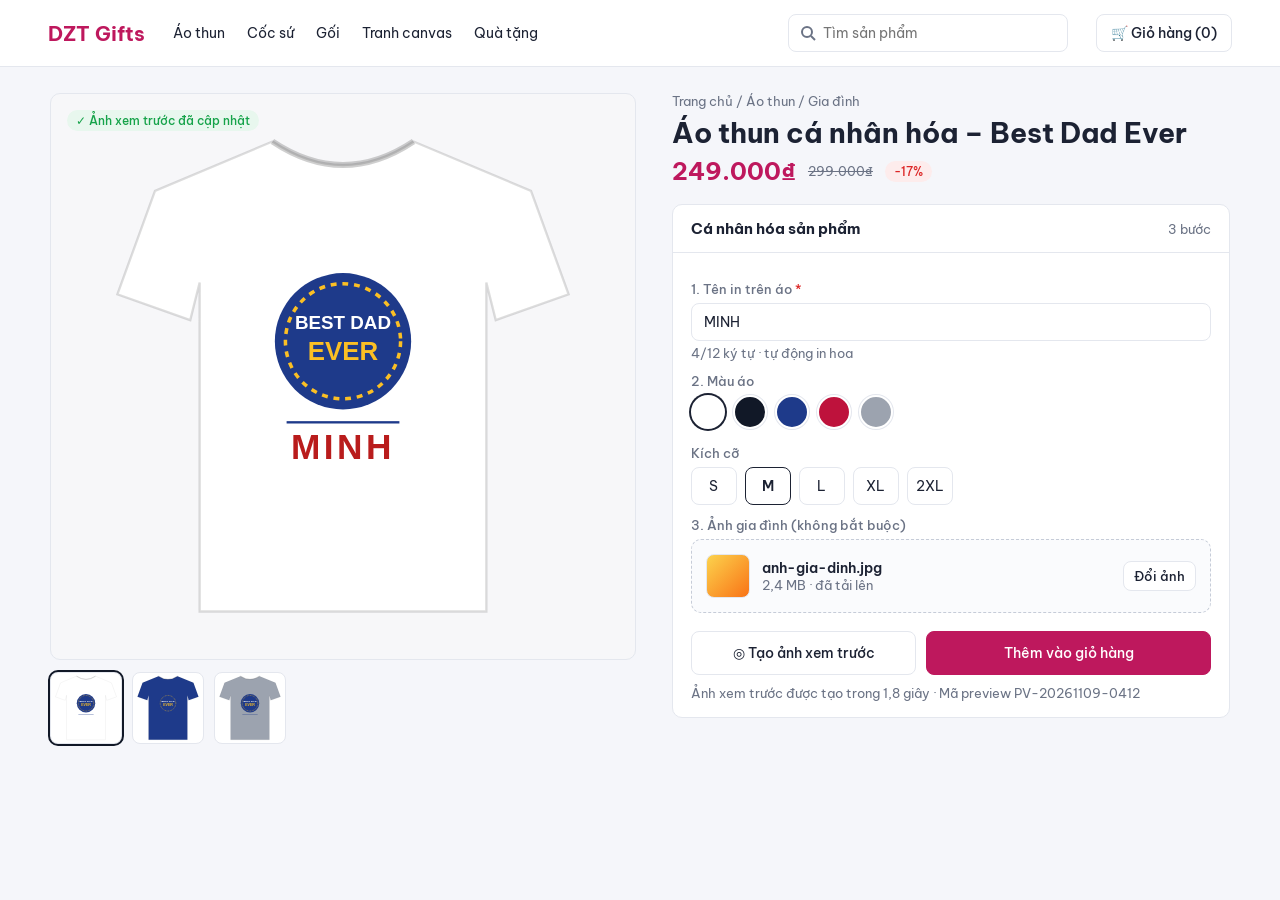
<file: pod-design-ui/storefront.html>
<!doctype html><html lang="vi"><head><meta charset="utf-8"><meta name="viewport" content="width=device-width,initial-scale=1"><title>Áo thun cá nhân hóa – Best Dad Ever</title><link rel="stylesheet" href="css/style.css"><style></style></head><body><div class="shop-top"><span class="logo-txt">DZT Gifts</span><nav><a href="#">Áo thun</a><a href="#">Cốc sứ</a><a href="#">Gối</a><a href="#">Tranh canvas</a><a href="#">Quà tặng</a></nav><div class="spacer"></div><input class="input search" placeholder="Tìm sản phẩm"><span class="btn">🛒 Giỏ hàng (0)</span></div><div class="shop"><div><div class="card" style="display:grid;place-items:center;padding:24px;position:relative;background:#f7f7f9"><span class="badge b-green" style="position:absolute;left:16px;top:16px">✓ Ảnh xem trước đã cập nhật</span><svg viewBox="0 0 400 440" width="470" xmlns="http://www.w3.org/2000/svg"><path d="M140 20 Q200 60 260 20 L360 62 L392 150 L330 172 L322 140 L322 420 L78 420 L78 140 L70 172 L8 150 L40 62 Z" fill="#ffffff" stroke="#00000022" stroke-width="2"/><path d="M140 20 Q200 60 260 20" fill="none" stroke="#00000030" stroke-width="5"/><g><g transform="translate(140 130)"><circle cx="60" cy="60" r="58" fill="#1e3a8a"/><circle cx="60" cy="60" r="49" fill="none" stroke="#fbbf24" stroke-width="3" stroke-dasharray="5 5"/><text x="60" y="50" text-anchor="middle" font-size="16" font-weight="700" fill="#fff" font-family="Arial">BEST DAD</text><text x="60" y="76" text-anchor="middle" font-size="22" font-weight="800" fill="#fbbf24" font-family="Arial">EVER</text></g><rect x="152" y="258" width="96" height="2" fill="#1e3a8a"/><clipPath id="pc"><circle cx="200" cy="208" r="0"/></clipPath><text x="200" y="290" text-anchor="middle" font-size="30" font-weight="800" fill="#b91c1c" font-family="Arial" letter-spacing="3">MINH</text></g></svg></div><div style="display:flex;gap:10px;margin-top:12px"><div class="thumb" style="width:72px;height:72px;outline:2px solid #111827"><svg viewBox="0 0 400 440" width="72" xmlns="http://www.w3.org/2000/svg"><path d="M140 20 Q200 60 260 20 L360 62 L392 150 L330 172 L322 140 L322 420 L78 420 L78 140 L70 172 L8 150 L40 62 Z" fill="#ffffff" stroke="#00000022" stroke-width="2"/><path d="M140 20 Q200 60 260 20" fill="none" stroke="#00000030" stroke-width="5"/><g><g transform="translate(140 130)"><circle cx="60" cy="60" r="58" fill="#1e3a8a"/><circle cx="60" cy="60" r="49" fill="none" stroke="#fbbf24" stroke-width="3" stroke-dasharray="5 5"/><text x="60" y="50" text-anchor="middle" font-size="16" font-weight="700" fill="#fff" font-family="Arial">BEST DAD</text><text x="60" y="76" text-anchor="middle" font-size="22" font-weight="800" fill="#fbbf24" font-family="Arial">EVER</text></g><rect x="152" y="258" width="96" height="2" fill="#1e3a8a"/></g></svg></div><div class="thumb" style="width:72px;height:72px"><svg viewBox="0 0 400 440" width="72" xmlns="http://www.w3.org/2000/svg"><path d="M140 20 Q200 60 260 20 L360 62 L392 150 L330 172 L322 140 L322 420 L78 420 L78 140 L70 172 L8 150 L40 62 Z" fill="#1e3a8a" stroke="#00000022" stroke-width="2"/><path d="M140 20 Q200 60 260 20" fill="none" stroke="#00000030" stroke-width="5"/><g><g transform="translate(140 130)"><circle cx="60" cy="60" r="58" fill="#1e3a8a"/><circle cx="60" cy="60" r="49" fill="none" stroke="#fbbf24" stroke-width="3" stroke-dasharray="5 5"/><text x="60" y="50" text-anchor="middle" font-size="16" font-weight="700" fill="#fff" font-family="Arial">BEST DAD</text><text x="60" y="76" text-anchor="middle" font-size="22" font-weight="800" fill="#fbbf24" font-family="Arial">EVER</text></g><rect x="152" y="258" width="96" height="2" fill="#1e3a8a"/></g></svg></div><div class="thumb" style="width:72px;height:72px"><svg viewBox="0 0 400 440" width="72" xmlns="http://www.w3.org/2000/svg"><path d="M140 20 Q200 60 260 20 L360 62 L392 150 L330 172 L322 140 L322 420 L78 420 L78 140 L70 172 L8 150 L40 62 Z" fill="#9ca3af" stroke="#00000022" stroke-width="2"/><path d="M140 20 Q200 60 260 20" fill="none" stroke="#00000030" stroke-width="5"/><g><g transform="translate(140 130)"><circle cx="60" cy="60" r="58" fill="#1e3a8a"/><circle cx="60" cy="60" r="49" fill="none" stroke="#fbbf24" stroke-width="3" stroke-dasharray="5 5"/><text x="60" y="50" text-anchor="middle" font-size="16" font-weight="700" fill="#fff" font-family="Arial">BEST DAD</text><text x="60" y="76" text-anchor="middle" font-size="22" font-weight="800" fill="#fbbf24" font-family="Arial">EVER</text></g><rect x="152" y="258" width="96" height="2" fill="#1e3a8a"/></g></svg></div></div></div><div><div class="crumb">Trang chủ / Áo thun / Gia đình</div><h1 style="font-size:28px;margin:6px 0">Áo thun cá nhân hóa – Best Dad Ever</h1><div style="display:flex;gap:12px;align-items:center"><span style="font-size:24px;font-weight:700;color:#be185d">249.000₫</span><span class="muted" style="text-decoration:line-through">299.000₫</span><span class="badge b-red">-17%</span></div><div class="card" style="margin-top:18px"><div class="card-h"><h3>Cá nhân hóa sản phẩm</h3><span class="muted">3 bước</span></div><div class="card-b"><label class="f">1. Tên in trên áo <span style="color:var(--red)">*</span></label><input class="input" style="width:100%" value="MINH"><div class="muted" style="margin-top:4px">4/12 ký tự · tự động in hoa</div><label class="f">2. Màu áo</label><span class="swatch on" style="background:#ffffff"></span><span class="swatch" style="background:#111827"></span><span class="swatch" style="background:#1e3a8a"></span><span class="swatch" style="background:#be123c"></span><span class="swatch" style="background:#9ca3af"></span><label class="f">Kích cỡ</label><span class="size">S</span><span class="size on">M</span><span class="size">L</span><span class="size">XL</span><span class="size">2XL</span><label class="f">3. Ảnh gia đình (không bắt buộc)</label><div class="drop"><div class="thumb" style="background:linear-gradient(135deg,#fcd34d,#f97316)"></div><div style="flex:1"><b style="font-weight:600">anh-gia-dinh.jpg</b><div class="muted">2,4 MB · đã tải lên</div></div><span class="btn sm">Đổi ảnh</span></div><div style="display:flex;gap:10px;margin-top:18px"><button class="btn" style="flex:1;justify-content:center;padding:12px">◎ Tạo ảnh xem trước</button><button class="btn primary" style="flex:1.3;justify-content:center;padding:12px;background:#be185d;border-color:#be185d">Thêm vào giỏ hàng</button></div><div class="muted" style="margin-top:10px">Ảnh xem trước được tạo trong 1,8 giây · Mã preview PV-20261109-0412</div></div></div></div></div></body></html>
</file>
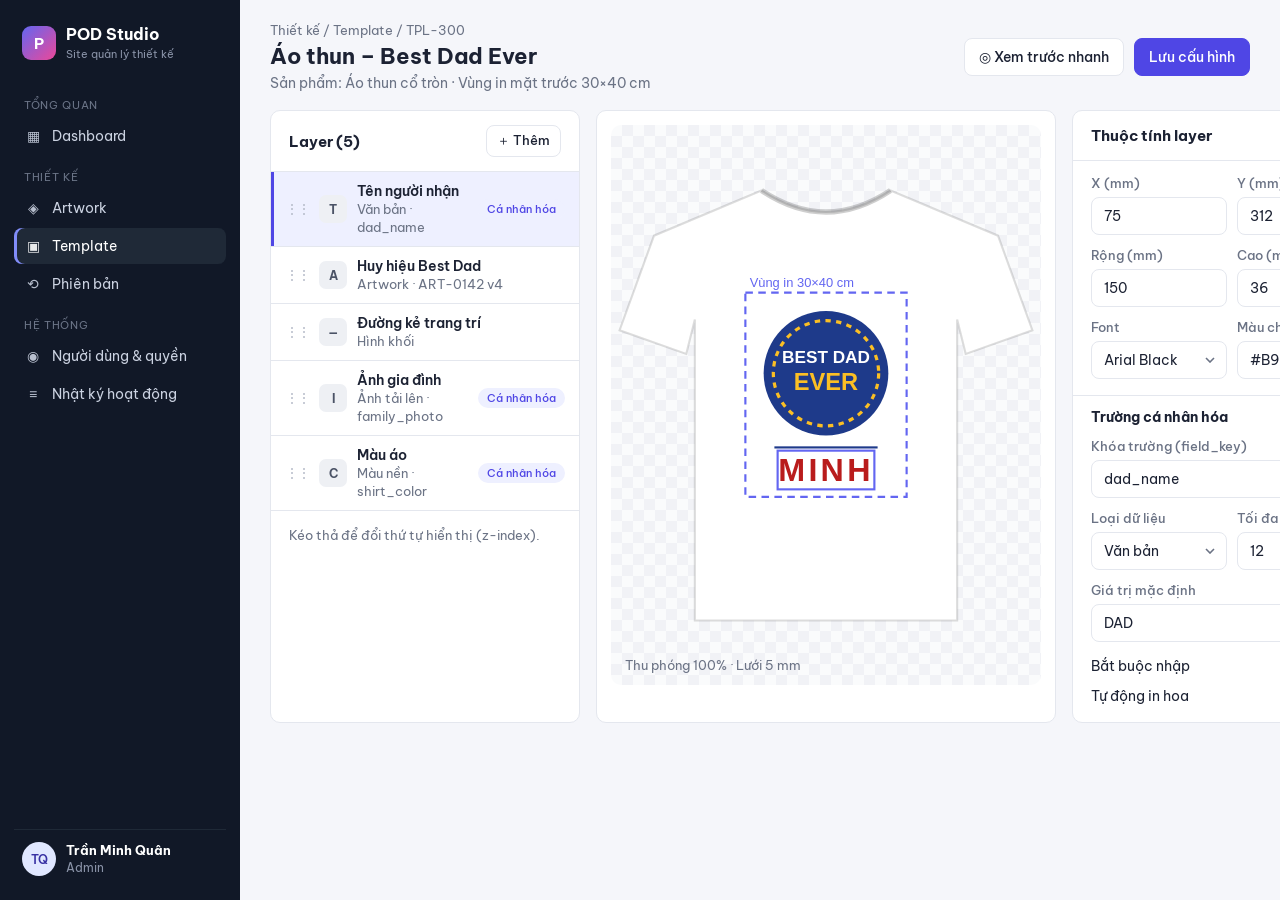
<file: pod-design-ui/template-editor.html>
<!doctype html><html lang="vi"><head><meta charset="utf-8"><meta name="viewport" content="width=device-width,initial-scale=1"><title>Áo thun – Best Dad Ever · POD Studio</title><link rel="stylesheet" href="css/style.css"><style></style></head><body><div class="app"><aside class="sidebar"><div class="brand"><div class="logo">P</div><div><b>POD Studio</b><small>Site quản lý thiết kế</small></div></div><div class="nav-group">Tổng quan</div><div class="nav"><a href="dashboard.html" class=""><span class="ico">▦</span>Dashboard</a></div><div class="nav-group">Thiết kế</div><div class="nav"><a href="artworks.html" class=""><span class="ico">◈</span>Artwork</a><a href="templates.html" class=" active"><span class="ico">▣</span>Template</a><a href="versions.html" class=""><span class="ico">⟲</span>Phiên bản</a></div><div class="nav-group">Hệ thống</div><div class="nav"><a href="users.html" class=""><span class="ico">◉</span>Người dùng &amp; quyền</a><a href="logs.html" class=""><span class="ico">≡</span>Nhật ký hoạt động</a></div><div class="side-user"><div class="avatar">TQ</div><div><b>Trần Minh Quân</b><small>Admin</small></div></div></aside><main class="main"><div class="topbar"><div><div class="crumb">Thiết kế / Template / TPL-300</div><h1>Áo thun – Best Dad Ever</h1><div class="sub">Sản phẩm: Áo thun cổ tròn · Vùng in mặt trước 30×40 cm</div></div><div class="actions"><button class="btn">◎ Xem trước nhanh</button><button class="btn primary">Lưu cấu hình</button></div></div><div class="editor"><div class="card"><div class="card-h"><h3>Layer (5)</h3><button class="btn sm">＋ Thêm</button></div><div class="layer sel"><span class="handle">⋮⋮</span><div class="t">T</div><div style="flex:1;min-width:0"><b>Tên người nhận</b><span class="muted">Văn bản · dad_name</span></div><span class="badge b-violet" style="font-size:11px">Cá nhân hóa</span></div><div class="layer"><span class="handle">⋮⋮</span><div class="t">A</div><div style="flex:1;min-width:0"><b>Huy hiệu Best Dad</b><span class="muted">Artwork · ART-0142 v4</span></div></div><div class="layer"><span class="handle">⋮⋮</span><div class="t">—</div><div style="flex:1;min-width:0"><b>Đường kẻ trang trí</b><span class="muted">Hình khối</span></div></div><div class="layer"><span class="handle">⋮⋮</span><div class="t">I</div><div style="flex:1;min-width:0"><b>Ảnh gia đình</b><span class="muted">Ảnh tải lên · family_photo</span></div><span class="badge b-violet" style="font-size:11px">Cá nhân hóa</span></div><div class="layer"><span class="handle">⋮⋮</span><div class="t">C</div><div style="flex:1;min-width:0"><b>Màu áo</b><span class="muted">Màu nền · shirt_color</span></div><span class="badge b-violet" style="font-size:11px">Cá nhân hóa</span></div><div class="card-b muted" style="font-size:12.5px">Kéo thả để đổi thứ tự hiển thị (z-index).</div></div><div class="card" style="padding:14px"><div class="canvas"><svg viewBox="0 0 400 440" width="430" xmlns="http://www.w3.org/2000/svg"><path d="M140 20 Q200 60 260 20 L360 62 L392 150 L330 172 L322 140 L322 420 L78 420 L78 140 L70 172 L8 150 L40 62 Z" fill="#ffffff" stroke="#00000022" stroke-width="2"/><path d="M140 20 Q200 60 260 20" fill="none" stroke="#00000030" stroke-width="5"/><rect x="125" y="115" width="150" height="190" fill="none" stroke="#6366f1" stroke-width="2" stroke-dasharray="7 5"/><text x="129" y="110" font-size="12" fill="#6366f1" font-family="Arial">Vùng in 30×40 cm</text><g><g transform="translate(140 130)"><circle cx="60" cy="60" r="58" fill="#1e3a8a"/><circle cx="60" cy="60" r="49" fill="none" stroke="#fbbf24" stroke-width="3" stroke-dasharray="5 5"/><text x="60" y="50" text-anchor="middle" font-size="16" font-weight="700" fill="#fff" font-family="Arial">BEST DAD</text><text x="60" y="76" text-anchor="middle" font-size="22" font-weight="800" fill="#fbbf24" font-family="Arial">EVER</text></g><rect x="152" y="258" width="96" height="2" fill="#1e3a8a"/><clipPath id="pc"><circle cx="200" cy="208" r="0"/></clipPath><text x="200" y="290" text-anchor="middle" font-size="30" font-weight="800" fill="#b91c1c" style="outline:2px solid #6366f1" font-family="Arial" letter-spacing="3">MINH</text></g></svg><div style="position:absolute;left:14px;bottom:12px" class="muted">Thu phóng 100% · Lưới 5 mm</div></div></div><div class="card"><div class="card-h"><h3>Thuộc tính layer</h3><span class="badge b-gray">Văn bản</span></div><div class="card-b" style="padding-top:2px"><div class="row2"><div><label class="f">X (mm)</label><input class="input" style="width:100%" value="75"></div><div><label class="f">Y (mm)</label><input class="input" style="width:100%" value="312"></div></div><div class="row2"><div><label class="f">Rộng (mm)</label><input class="input" style="width:100%" value="150"></div><div><label class="f">Cao (mm)</label><input class="input" style="width:100%" value="36"></div></div><div class="row2"><div><label class="f">Font</label><select class="input select" style="width:100%"><option>Arial Black</option></select></div><div><label class="f">Màu chữ</label><input class="input" style="width:100%" value="#B91C1C"></div></div><div style="border-top:1px solid var(--line);margin:16px -18px 0;padding:12px 18px 0"><b>Trường cá nhân hóa</b><label class="f">Khóa trường (field_key)</label><input class="input" style="width:100%" value="dad_name"><div class="row2"><div><label class="f">Loại dữ liệu</label><select class="input select" style="width:100%"><option>Văn bản</option></select></div><div><label class="f">Tối đa ký tự</label><input class="input" style="width:100%" value="12"></div></div><label class="f">Giá trị mặc định</label><input class="input" style="width:100%" value="DAD"><div style="display:flex;justify-content:space-between;align-items:center;margin-top:14px"><span>Bắt buộc nhập</span><span class="toggle"></span></div><div style="display:flex;justify-content:space-between;align-items:center;margin-top:10px"><span>Tự động in hoa</span><span class="toggle"></span></div></div></div></div></div></main></div></body></html>
</file>
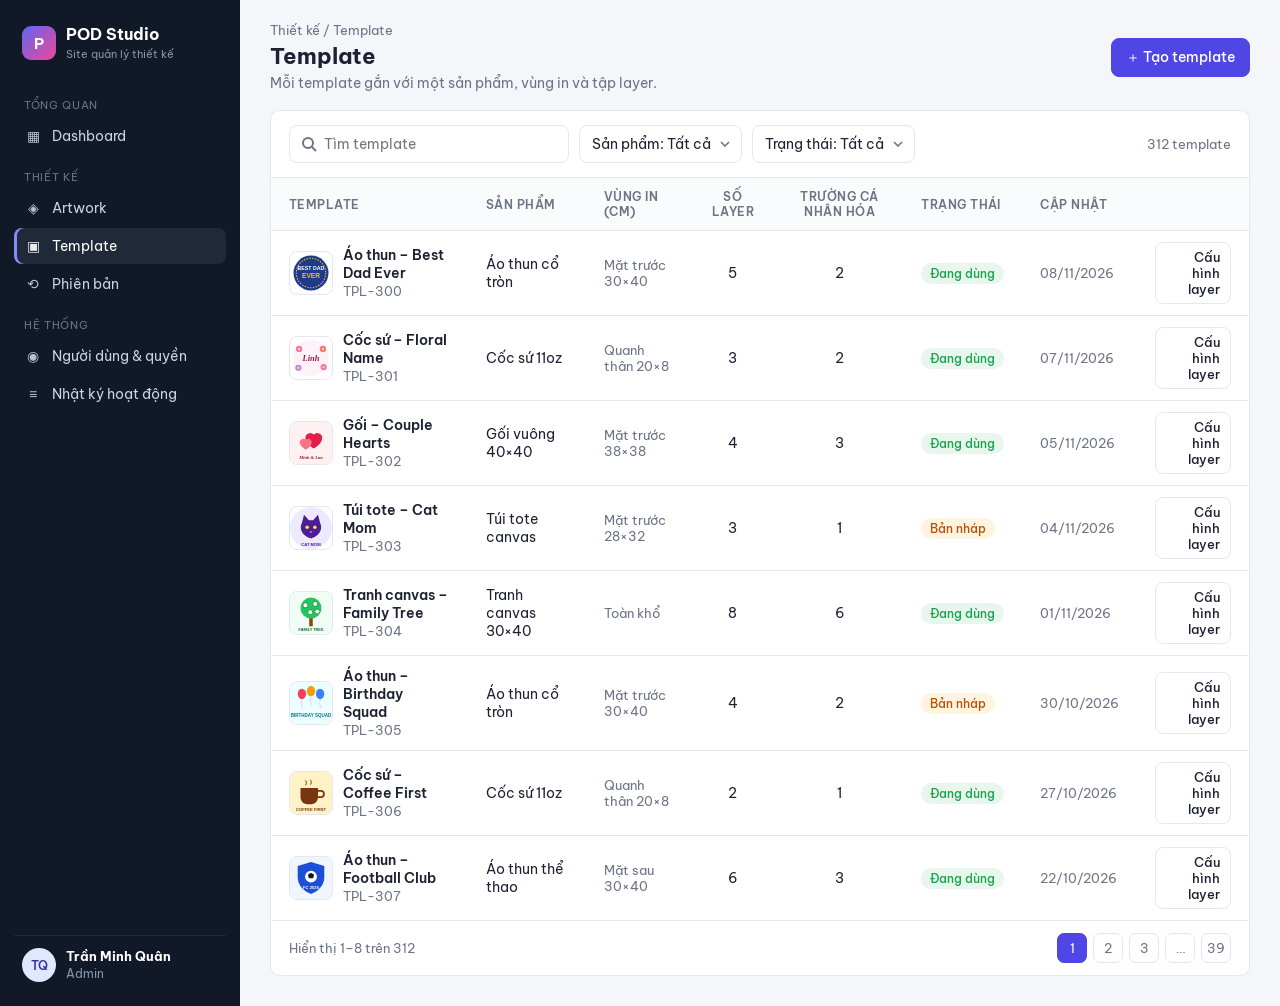
<file: pod-design-ui/templates.html>
<!doctype html><html lang="vi"><head><meta charset="utf-8"><meta name="viewport" content="width=device-width,initial-scale=1"><title>Template · POD Studio</title><link rel="stylesheet" href="css/style.css"><style></style></head><body><div class="app"><aside class="sidebar"><div class="brand"><div class="logo">P</div><div><b>POD Studio</b><small>Site quản lý thiết kế</small></div></div><div class="nav-group">Tổng quan</div><div class="nav"><a href="dashboard.html" class=""><span class="ico">▦</span>Dashboard</a></div><div class="nav-group">Thiết kế</div><div class="nav"><a href="artworks.html" class=""><span class="ico">◈</span>Artwork</a><a href="templates.html" class=" active"><span class="ico">▣</span>Template</a><a href="versions.html" class=""><span class="ico">⟲</span>Phiên bản</a></div><div class="nav-group">Hệ thống</div><div class="nav"><a href="users.html" class=""><span class="ico">◉</span>Người dùng &amp; quyền</a><a href="logs.html" class=""><span class="ico">≡</span>Nhật ký hoạt động</a></div><div class="side-user"><div class="avatar">TQ</div><div><b>Trần Minh Quân</b><small>Admin</small></div></div></aside><main class="main"><div class="topbar"><div><div class="crumb">Thiết kế / Template</div><h1>Template</h1><div class="sub">Mỗi template gắn với một sản phẩm, vùng in và tập layer.</div></div><div class="actions"><button class="btn primary">＋ Tạo template</button></div></div><div class="card"><div class="toolbar"><input class="input search" placeholder="Tìm template"><select class="input select"><option>Sản phẩm: Tất cả</option></select><select class="input select"><option>Trạng thái: Tất cả</option></select><div class="spacer"></div><span class="muted">312 template</span></div><table><thead><tr><th>Template</th><th>Sản phẩm</th><th>Vùng in (cm)</th><th style="text-align:center">Số layer</th><th style="text-align:center">Trường cá nhân hóa</th><th>Trạng thái</th><th>Cập nhật</th><th></th></tr></thead><tbody><tr><td><div class="who"><div class="thumb"><svg viewBox="0 0 120 120" xmlns="http://www.w3.org/2000/svg"><circle cx="60" cy="60" r="50" fill="#1e3a8a"/><circle cx="60" cy="60" r="42" fill="none" stroke="#fbbf24" stroke-width="3" stroke-dasharray="4 4"/><text x="60" y="52" text-anchor="middle" font-size="15" font-weight="700" fill="#fff" font-family="Arial">BEST DAD</text><text x="60" y="74" text-anchor="middle" font-size="19" font-weight="800" fill="#fbbf24" font-family="Arial">EVER</text></svg></div><div><b>Áo thun – Best Dad Ever</b><span class="muted">TPL-300</span></div></div></td><td>Áo thun cổ tròn</td><td class="muted">Mặt trước 30×40</td><td style="text-align:center">5</td><td style="text-align:center">2</td><td><span class="badge b-green">Đang dùng</span></td><td class="muted">08/11/2026</td><td style="text-align:right"><a class="btn sm" href="template-editor.html" style="text-decoration:none">Cấu hình layer</a></td></tr><tr><td><div class="who"><div class="thumb"><svg viewBox="0 0 120 120" xmlns="http://www.w3.org/2000/svg"><circle cx="60" cy="60" r="52" fill="#fdf2f8"/><circle cx="26" cy="34" r="9" fill="#f472b6"/><circle cx="26" cy="34" r="3.5" fill="#fde047"/><circle cx="94" cy="34" r="9" fill="#fb7185"/><circle cx="94" cy="34" r="3.5" fill="#fde047"/><circle cx="24" cy="88" r="9" fill="#c084fc"/><circle cx="24" cy="88" r="3.5" fill="#fde047"/><circle cx="96" cy="86" r="9" fill="#f472b6"/><circle cx="96" cy="86" r="3.5" fill="#fde047"/><text x="60" y="68" text-anchor="middle" font-size="24" font-style="italic" font-weight="700" fill="#9d174d" font-family="Georgia">Linh</text></svg></div><div><b>Cốc sứ – Floral Name</b><span class="muted">TPL-301</span></div></div></td><td>Cốc sứ 11oz</td><td class="muted">Quanh thân 20×8</td><td style="text-align:center">3</td><td style="text-align:center">2</td><td><span class="badge b-green">Đang dùng</span></td><td class="muted">07/11/2026</td><td style="text-align:right"><a class="btn sm" href="template-editor.html" style="text-decoration:none">Cấu hình layer</a></td></tr><tr><td><div class="who"><div class="thumb"><svg viewBox="0 0 120 120" xmlns="http://www.w3.org/2000/svg"><rect width="120" height="120" rx="14" fill="#fff1f2"/><path d="M44 46a14 14 0 0 1 24-10 14 14 0 0 1 24 10c0 18-24 30-24 30S44 64 44 46Z" fill="#e11d48"/><path d="M28 58a10 10 0 0 1 17-7 10 10 0 0 1 17 7c0 12-17 21-17 21S28 70 28 58Z" fill="#fb7185"/><text x="60" y="106" text-anchor="middle" font-size="13" font-style="italic" font-weight="700" fill="#9f1239" font-family="Georgia">Minh &amp; Lan</text></svg></div><div><b>Gối – Couple Hearts</b><span class="muted">TPL-302</span></div></div></td><td>Gối vuông 40×40</td><td class="muted">Mặt trước 38×38</td><td style="text-align:center">4</td><td style="text-align:center">3</td><td><span class="badge b-green">Đang dùng</span></td><td class="muted">05/11/2026</td><td style="text-align:right"><a class="btn sm" href="template-editor.html" style="text-decoration:none">Cấu hình layer</a></td></tr><tr><td><div class="who"><div class="thumb"><svg viewBox="0 0 120 120" xmlns="http://www.w3.org/2000/svg"><rect width="120" height="120" rx="60" fill="#ede9fe"/><path d="M34 46 40 22 54 38H66L80 22 86 46C92 56 92 80 60 90 28 80 28 56 34 46Z" fill="#4c1d95"/><circle cx="49" cy="58" r="5" fill="#fde047"/><circle cx="71" cy="58" r="5" fill="#fde047"/><path d="M56 70h8l-4 4z" fill="#f9a8d4"/><text x="60" y="110" text-anchor="middle" font-size="12" font-weight="700" fill="#4c1d95" font-family="Arial">CAT MOM</text></svg></div><div><b>Túi tote – Cat Mom</b><span class="muted">TPL-303</span></div></div></td><td>Túi tote canvas</td><td class="muted">Mặt trước 28×32</td><td style="text-align:center">3</td><td style="text-align:center">1</td><td><span class="badge b-amber">Bản nháp</span></td><td class="muted">04/11/2026</td><td style="text-align:right"><a class="btn sm" href="template-editor.html" style="text-decoration:none">Cấu hình layer</a></td></tr><tr><td><div class="who"><div class="thumb"><svg viewBox="0 0 120 120" xmlns="http://www.w3.org/2000/svg"><rect width="120" height="120" rx="14" fill="#f0fdf4"/><rect x="55" y="62" width="10" height="36" fill="#92400e"/><circle cx="60" cy="46" r="30" fill="#22c55e"/><circle cx="44" cy="38" r="7" fill="#fff" stroke="#15803d" stroke-width="2"/><circle cx="72" cy="34" r="7" fill="#fff" stroke="#15803d" stroke-width="2"/><circle cx="58" cy="58" r="7" fill="#fff" stroke="#15803d" stroke-width="2"/><circle cx="78" cy="56" r="7" fill="#fff" stroke="#15803d" stroke-width="2"/><text x="60" y="112" text-anchor="middle" font-size="11" font-weight="700" fill="#166534" font-family="Arial">FAMILY TREE</text></svg></div><div><b>Tranh canvas – Family Tree</b><span class="muted">TPL-304</span></div></div></td><td>Tranh canvas 30×40</td><td class="muted">Toàn khổ</td><td style="text-align:center">8</td><td style="text-align:center">6</td><td><span class="badge b-green">Đang dùng</span></td><td class="muted">01/11/2026</td><td style="text-align:right"><a class="btn sm" href="template-editor.html" style="text-decoration:none">Cấu hình layer</a></td></tr><tr><td><div class="who"><div class="thumb"><svg viewBox="0 0 120 120" xmlns="http://www.w3.org/2000/svg"><rect width="120" height="120" rx="14" fill="#ecfeff"/><ellipse cx="34" cy="34" rx="12" ry="15" fill="#f43f5e"/><path d="M34 49 q-4 14 2 26" stroke="#94a3b8" fill="none"/><ellipse cx="60" cy="26" rx="12" ry="15" fill="#f59e0b"/><path d="M60 41 q-4 14 2 26" stroke="#94a3b8" fill="none"/><ellipse cx="86" cy="34" rx="12" ry="15" fill="#3b82f6"/><path d="M86 49 q-4 14 2 26" stroke="#94a3b8" fill="none"/><text x="60" y="100" text-anchor="middle" font-size="13" font-weight="800" fill="#0e7490" font-family="Arial">BIRTHDAY SQUAD</text></svg></div><div><b>Áo thun – Birthday Squad</b><span class="muted">TPL-305</span></div></div></td><td>Áo thun cổ tròn</td><td class="muted">Mặt trước 30×40</td><td style="text-align:center">4</td><td style="text-align:center">2</td><td><span class="badge b-amber">Bản nháp</span></td><td class="muted">30/10/2026</td><td style="text-align:right"><a class="btn sm" href="template-editor.html" style="text-decoration:none">Cấu hình layer</a></td></tr><tr><td><div class="who"><div class="thumb"><svg viewBox="0 0 120 120" xmlns="http://www.w3.org/2000/svg"><rect width="120" height="120" rx="14" fill="#fef3c7"/><path d="M30 46h50v26a20 20 0 0 1-20 20H50a20 20 0 0 1-20-20Z" fill="#78350f"/><path d="M80 54h8a9 9 0 0 1 0 18h-8" stroke="#78350f" stroke-width="5" fill="none"/><path d="M44 24q6 8 0 14M58 22q6 8 0 14" stroke="#a16207" stroke-width="3" fill="none"/><text x="60" y="112" text-anchor="middle" font-size="12" font-weight="800" fill="#78350f" font-family="Arial">COFFEE FIRST</text></svg></div><div><b>Cốc sứ – Coffee First</b><span class="muted">TPL-306</span></div></div></td><td>Cốc sứ 11oz</td><td class="muted">Quanh thân 20×8</td><td style="text-align:center">2</td><td style="text-align:center">1</td><td><span class="badge b-green">Đang dùng</span></td><td class="muted">27/10/2026</td><td style="text-align:right"><a class="btn sm" href="template-editor.html" style="text-decoration:none">Cấu hình layer</a></td></tr><tr><td><div class="who"><div class="thumb"><svg viewBox="0 0 120 120" xmlns="http://www.w3.org/2000/svg"><rect width="120" height="120" rx="14" fill="#eff6ff"/><path d="M60 14 98 26V58C98 82 80 98 60 106 40 98 22 82 22 58V26Z" fill="#1d4ed8"/><circle cx="60" cy="56" r="17" fill="#fff"/><path d="M60 45l9 6-3 10h-12l-3-10z" fill="#111827"/><text x="60" y="92" text-anchor="middle" font-size="12" font-weight="800" fill="#fff" font-family="Arial">FC 2026</text></svg></div><div><b>Áo thun – Football Club</b><span class="muted">TPL-307</span></div></div></td><td>Áo thun thể thao</td><td class="muted">Mặt sau 30×40</td><td style="text-align:center">6</td><td style="text-align:center">3</td><td><span class="badge b-green">Đang dùng</span></td><td class="muted">22/10/2026</td><td style="text-align:right"><a class="btn sm" href="template-editor.html" style="text-decoration:none">Cấu hình layer</a></td></tr></tbody></table><div class="pager"><span>Hiển thị 1–8 trên 312</span><div class="pages"><span class="on">1</span><span>2</span><span>3</span><span>…</span><span>39</span></div></div></div></main></div></body></html>
</file>
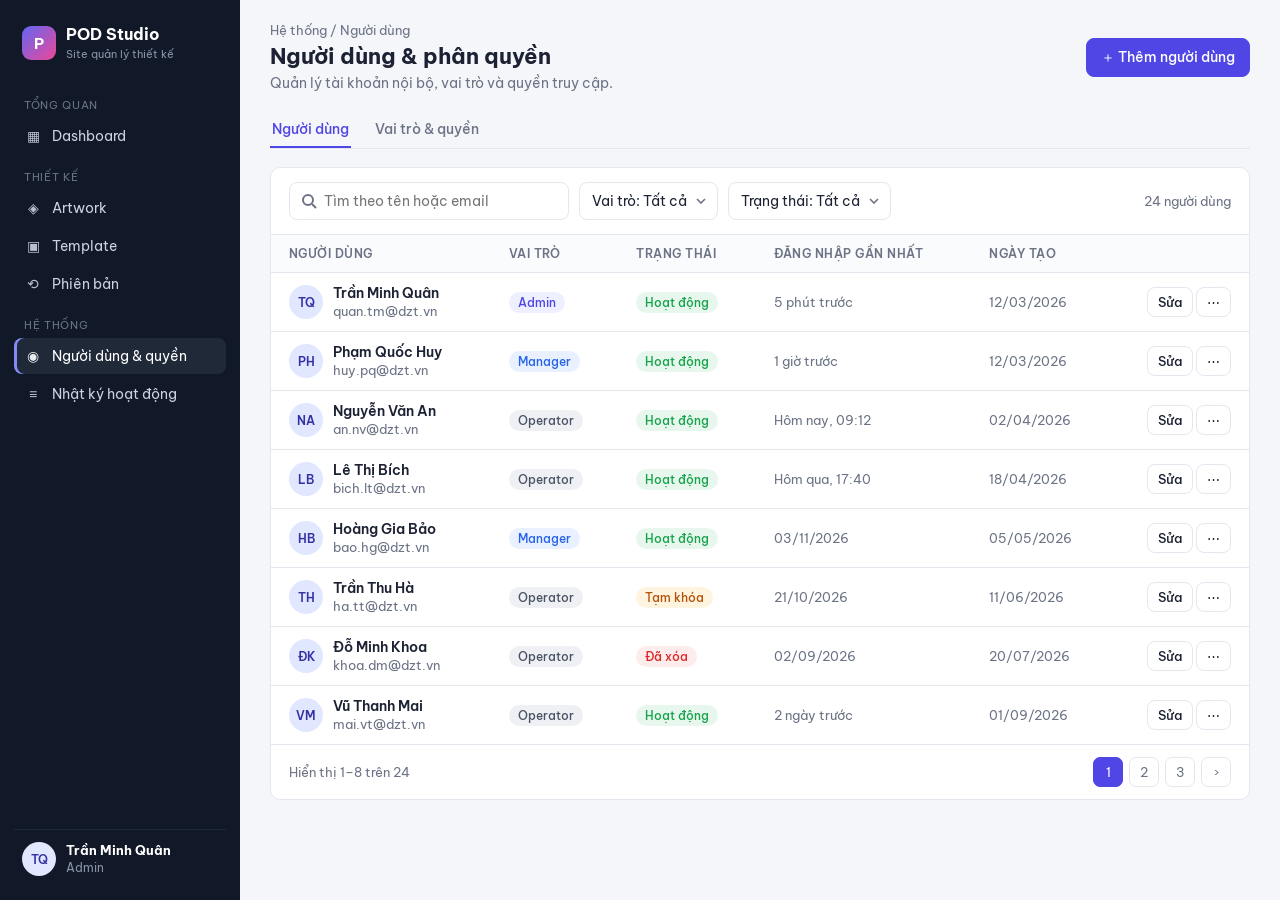
<file: pod-design-ui/users.html>
<!doctype html><html lang="vi"><head><meta charset="utf-8"><meta name="viewport" content="width=device-width,initial-scale=1"><title>Người dùng &amp; phân quyền · POD Studio</title><link rel="stylesheet" href="css/style.css"><style></style></head><body><div class="app"><aside class="sidebar"><div class="brand"><div class="logo">P</div><div><b>POD Studio</b><small>Site quản lý thiết kế</small></div></div><div class="nav-group">Tổng quan</div><div class="nav"><a href="dashboard.html" class=""><span class="ico">▦</span>Dashboard</a></div><div class="nav-group">Thiết kế</div><div class="nav"><a href="artworks.html" class=""><span class="ico">◈</span>Artwork</a><a href="templates.html" class=""><span class="ico">▣</span>Template</a><a href="versions.html" class=""><span class="ico">⟲</span>Phiên bản</a></div><div class="nav-group">Hệ thống</div><div class="nav"><a href="users.html" class=" active"><span class="ico">◉</span>Người dùng &amp; quyền</a><a href="logs.html" class=""><span class="ico">≡</span>Nhật ký hoạt động</a></div><div class="side-user"><div class="avatar">TQ</div><div><b>Trần Minh Quân</b><small>Admin</small></div></div></aside><main class="main"><div class="topbar"><div><div class="crumb">Hệ thống / Người dùng</div><h1>Người dùng &amp; phân quyền</h1><div class="sub">Quản lý tài khoản nội bộ, vai trò và quyền truy cập.</div></div><div class="actions"><button class="btn primary">＋ Thêm người dùng</button></div></div><div class="tabs"><a class="on" href="users.html">Người dùng</a><a href="roles.html">Vai trò &amp; quyền</a></div><div class="card"><div class="toolbar"><input class="input search" placeholder="Tìm theo tên hoặc email"><select class="input select"><option>Vai trò: Tất cả</option></select><select class="input select"><option>Trạng thái: Tất cả</option></select><div class="spacer"></div><span class="muted">24 người dùng</span></div><table><thead><tr><th>Người dùng</th><th>Vai trò</th><th>Trạng thái</th><th>Đăng nhập gần nhất</th><th>Ngày tạo</th><th></th></tr></thead><tbody><tr><td><div class="who"><div class="avatar">TQ</div><div><b>Trần Minh Quân</b><span class="muted">quan.tm@dzt.vn</span></div></div></td><td><span class="badge b-violet">Admin</span></td><td><span class="badge b-green">Hoạt động</span></td><td class="muted">5 phút trước</td><td class="muted">12/03/2026</td><td style="text-align:right"><button class="btn sm">Sửa</button> <button class="btn sm ghost">⋯</button></td></tr><tr><td><div class="who"><div class="avatar">PH</div><div><b>Phạm Quốc Huy</b><span class="muted">huy.pq@dzt.vn</span></div></div></td><td><span class="badge b-blue">Manager</span></td><td><span class="badge b-green">Hoạt động</span></td><td class="muted">1 giờ trước</td><td class="muted">12/03/2026</td><td style="text-align:right"><button class="btn sm">Sửa</button> <button class="btn sm ghost">⋯</button></td></tr><tr><td><div class="who"><div class="avatar">NA</div><div><b>Nguyễn Văn An</b><span class="muted">an.nv@dzt.vn</span></div></div></td><td><span class="badge b-gray">Operator</span></td><td><span class="badge b-green">Hoạt động</span></td><td class="muted">Hôm nay, 09:12</td><td class="muted">02/04/2026</td><td style="text-align:right"><button class="btn sm">Sửa</button> <button class="btn sm ghost">⋯</button></td></tr><tr><td><div class="who"><div class="avatar">LB</div><div><b>Lê Thị Bích</b><span class="muted">bich.lt@dzt.vn</span></div></div></td><td><span class="badge b-gray">Operator</span></td><td><span class="badge b-green">Hoạt động</span></td><td class="muted">Hôm qua, 17:40</td><td class="muted">18/04/2026</td><td style="text-align:right"><button class="btn sm">Sửa</button> <button class="btn sm ghost">⋯</button></td></tr><tr><td><div class="who"><div class="avatar">HB</div><div><b>Hoàng Gia Bảo</b><span class="muted">bao.hg@dzt.vn</span></div></div></td><td><span class="badge b-blue">Manager</span></td><td><span class="badge b-green">Hoạt động</span></td><td class="muted">03/11/2026</td><td class="muted">05/05/2026</td><td style="text-align:right"><button class="btn sm">Sửa</button> <button class="btn sm ghost">⋯</button></td></tr><tr><td><div class="who"><div class="avatar">TH</div><div><b>Trần Thu Hà</b><span class="muted">ha.tt@dzt.vn</span></div></div></td><td><span class="badge b-gray">Operator</span></td><td><span class="badge b-amber">Tạm khóa</span></td><td class="muted">21/10/2026</td><td class="muted">11/06/2026</td><td style="text-align:right"><button class="btn sm">Sửa</button> <button class="btn sm ghost">⋯</button></td></tr><tr><td><div class="who"><div class="avatar">ĐK</div><div><b>Đỗ Minh Khoa</b><span class="muted">khoa.dm@dzt.vn</span></div></div></td><td><span class="badge b-gray">Operator</span></td><td><span class="badge b-red">Đã xóa</span></td><td class="muted">02/09/2026</td><td class="muted">20/07/2026</td><td style="text-align:right"><button class="btn sm">Sửa</button> <button class="btn sm ghost">⋯</button></td></tr><tr><td><div class="who"><div class="avatar">VM</div><div><b>Vũ Thanh Mai</b><span class="muted">mai.vt@dzt.vn</span></div></div></td><td><span class="badge b-gray">Operator</span></td><td><span class="badge b-green">Hoạt động</span></td><td class="muted">2 ngày trước</td><td class="muted">01/09/2026</td><td style="text-align:right"><button class="btn sm">Sửa</button> <button class="btn sm ghost">⋯</button></td></tr></tbody></table><div class="pager"><span>Hiển thị 1–8 trên 24</span><div class="pages"><span class="on">1</span><span>2</span><span>3</span><span>›</span></div></div></div></main></div></body></html>
</file>
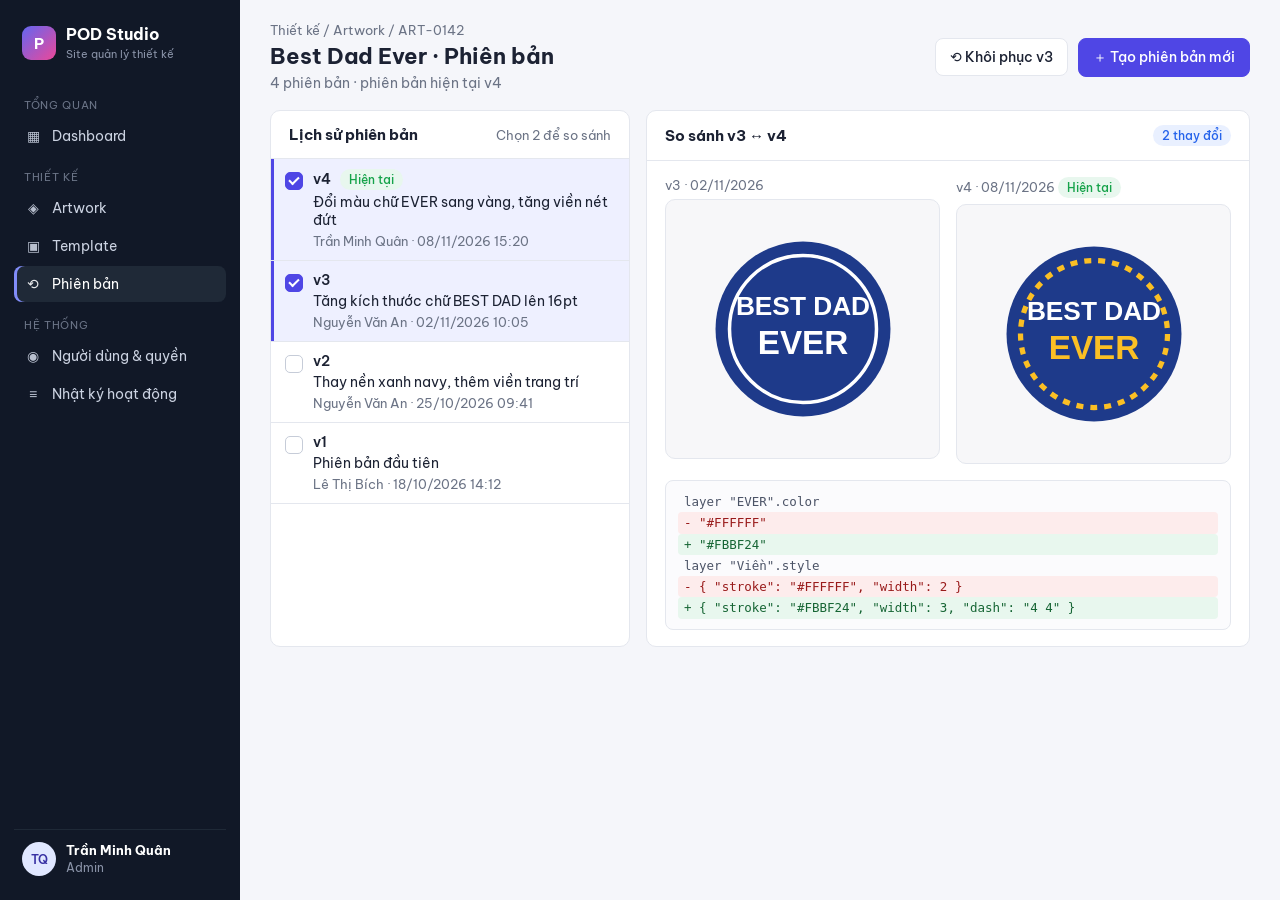
<file: pod-design-ui/versions.html>
<!doctype html><html lang="vi"><head><meta charset="utf-8"><meta name="viewport" content="width=device-width,initial-scale=1"><title>Best Dad Ever · Phiên bản · POD Studio</title><link rel="stylesheet" href="css/style.css"><style></style></head><body><div class="app"><aside class="sidebar"><div class="brand"><div class="logo">P</div><div><b>POD Studio</b><small>Site quản lý thiết kế</small></div></div><div class="nav-group">Tổng quan</div><div class="nav"><a href="dashboard.html" class=""><span class="ico">▦</span>Dashboard</a></div><div class="nav-group">Thiết kế</div><div class="nav"><a href="artworks.html" class=""><span class="ico">◈</span>Artwork</a><a href="templates.html" class=""><span class="ico">▣</span>Template</a><a href="versions.html" class=" active"><span class="ico">⟲</span>Phiên bản</a></div><div class="nav-group">Hệ thống</div><div class="nav"><a href="users.html" class=""><span class="ico">◉</span>Người dùng &amp; quyền</a><a href="logs.html" class=""><span class="ico">≡</span>Nhật ký hoạt động</a></div><div class="side-user"><div class="avatar">TQ</div><div><b>Trần Minh Quân</b><small>Admin</small></div></div></aside><main class="main"><div class="topbar"><div><div class="crumb">Thiết kế / Artwork / ART-0142</div><h1>Best Dad Ever · Phiên bản</h1><div class="sub">4 phiên bản · phiên bản hiện tại v4</div></div><div class="actions"><button class="btn">⟲ Khôi phục v3</button><button class="btn primary">＋ Tạo phiên bản mới</button></div></div><div style="display:grid;grid-template-columns:360px 1fr;gap:16px"><div class="card"><div class="card-h"><h3>Lịch sử phiên bản</h3><span class="muted">Chọn 2 để so sánh</span></div><div class="layer sel" style="align-items:flex-start"><span class="check on" style="margin-top:3px"></span><div style="flex:1"><b>v4 <span class="badge b-green" style="margin-left:6px">Hiện tại</span></b><div style="margin:3px 0">Đổi màu chữ EVER sang vàng, tăng viền nét đứt</div><span class="muted">Trần Minh Quân · 08/11/2026 15:20</span></div></div><div class="layer sel" style="align-items:flex-start"><span class="check on" style="margin-top:3px"></span><div style="flex:1"><b>v3 </b><div style="margin:3px 0">Tăng kích thước chữ BEST DAD lên 16pt</div><span class="muted">Nguyễn Văn An · 02/11/2026 10:05</span></div></div><div class="layer" style="align-items:flex-start"><span class="check" style="margin-top:3px"></span><div style="flex:1"><b>v2 </b><div style="margin:3px 0">Thay nền xanh navy, thêm viền trang trí</div><span class="muted">Nguyễn Văn An · 25/10/2026 09:41</span></div></div><div class="layer" style="align-items:flex-start"><span class="check" style="margin-top:3px"></span><div style="flex:1"><b>v1 </b><div style="margin:3px 0">Phiên bản đầu tiên</div><span class="muted">Lê Thị Bích · 18/10/2026 14:12</span></div></div></div><div class="card"><div class="card-h"><h3>So sánh v3 ↔ v4</h3><span class="badge b-blue">2 thay đổi</span></div><div class="card-b"><div style="display:grid;grid-template-columns:1fr 1fr;gap:16px"><div><div class="muted" style="margin-bottom:6px">v3 · 02/11/2026</div><div class="card" style="display:grid;place-items:center;height:260px;background:#f7f7f9"><svg viewBox="0 0 120 120" width="210"><circle cx="60" cy="60" r="50" fill="#1e3a8a"/><circle cx="60" cy="60" r="42" fill="none" stroke="#ffffff" stroke-width="2"/><text x="60" y="52" text-anchor="middle" font-size="15" font-weight="700" fill="#fff" font-family="Arial">BEST DAD</text><text x="60" y="74" text-anchor="middle" font-size="19" font-weight="800" fill="#ffffff" font-family="Arial">EVER</text></svg></div></div><div><div class="muted" style="margin-bottom:6px">v4 · 08/11/2026 <span class="badge b-green">Hiện tại</span></div><div class="card" style="display:grid;place-items:center;height:260px;background:#f7f7f9"><svg viewBox="0 0 120 120" width="210" height="210" xmlns="http://www.w3.org/2000/svg"><circle cx="60" cy="60" r="50" fill="#1e3a8a"/><circle cx="60" cy="60" r="42" fill="none" stroke="#fbbf24" stroke-width="3" stroke-dasharray="4 4"/><text x="60" y="52" text-anchor="middle" font-size="15" font-weight="700" fill="#fff" font-family="Arial">BEST DAD</text><text x="60" y="74" text-anchor="middle" font-size="19" font-weight="800" fill="#fbbf24" font-family="Arial">EVER</text></svg></div></div></div><div class="diff" style="margin-top:16px"><span class="c">layer "EVER".color</span><span class="m">-  "#FFFFFF"</span><span class="p">+  "#FBBF24"</span><span class="c">layer "Viền".style</span><span class="m">-  { "stroke": "#FFFFFF", "width": 2 }</span><span class="p">+  { "stroke": "#FBBF24", "width": 3, "dash": "4 4" }</span></div></div></div></div></main></div></body></html>
</file>
<file: pod-design-ui/css/style.css>
@import url('https://fonts.googleapis.com/css2?family=Be+Vietnam+Pro:wght@400;500;600;700&display=swap');

:root {
  --bg: #f5f6fa;
  --panel: #ffffff;
  --line: #e4e7ee;
  --text: #1c2233;
  --muted: #6b7385;
  --primary: #4f46e5;
  --primary-soft: #eef0ff;
  --green: #16a34a;
  --green-soft: #e8f7ee;
  --red: #dc2626;
  --red-soft: #fdecec;
  --amber: #b45309;
  --amber-soft: #fff4e0;
  --blue: #2563eb;
  --blue-soft: #e9f0ff;
  --radius: 10px;
}

* { box-sizing: border-box; }
html, body { margin: 0; }
body {
  font-family: 'Be Vietnam Pro', 'Segoe UI', Arial, sans-serif;
  font-size: 14px;
  color: var(--text);
  background: var(--bg);
}

/* ---------- admin layout ---------- */
.app { display: grid; grid-template-columns: 240px 1fr; min-height: 100vh; }
.sidebar {
  background: #111827; color: #cbd2e1; padding: 20px 14px; display: flex; flex-direction: column;
}
.brand { display: flex; align-items: center; gap: 10px; padding: 4px 8px 22px; color: #fff; }
.brand .logo {
  width: 34px; height: 34px; border-radius: 9px; background: linear-gradient(135deg, #6366f1, #ec4899);
  display: grid; place-items: center; font-weight: 700; font-size: 15px;
}
.brand b { font-size: 16px; display: block; }
.brand small { color: #8a93a8; font-size: 11px; }
.nav-group { font-size: 11px; text-transform: uppercase; letter-spacing: .06em; color: #6b7487; margin: 14px 10px 6px; }
.nav a {
  display: flex; align-items: center; gap: 10px; padding: 9px 10px; border-radius: 8px; color: #cbd2e1;
  text-decoration: none; margin-bottom: 2px;
}
.nav a.active { background: #1f2937; color: #fff; box-shadow: inset 3px 0 0 #818cf8; }
.nav .ico { width: 18px; text-align: center; opacity: .9; }
.side-user { margin-top: auto; display: flex; gap: 10px; align-items: center; padding: 12px 8px 4px; border-top: 1px solid #1f2937; }
.avatar {
  width: 34px; height: 34px; border-radius: 50%; display: grid; place-items: center; font-weight: 600; font-size: 12px;
  background: #e0e7ff; color: #3730a3; flex: none;
}
.side-user b { color: #fff; display: block; font-size: 13px; }
.side-user small { color: #8a93a8; }

.main { padding: 22px 30px 30px; min-width: 0; }
.topbar { display: flex; align-items: center; justify-content: space-between; margin-bottom: 18px; }
.crumb { color: var(--muted); font-size: 13px; margin-bottom: 4px; }
h1 { font-size: 22px; margin: 0; }
.sub { color: var(--muted); margin-top: 4px; }
.actions { display: flex; gap: 10px; align-items: center; }

.btn {
  border: 1px solid var(--line); background: #fff; color: var(--text); padding: 9px 14px; border-radius: 8px;
  font: inherit; font-weight: 500; display: inline-flex; gap: 6px; align-items: center;
}
.btn.primary { background: var(--primary); border-color: var(--primary); color: #fff; }
.btn.ghost { background: transparent; }
.btn.sm { padding: 6px 10px; font-size: 13px; }

.card { background: var(--panel); border: 1px solid var(--line); border-radius: var(--radius); }
.card-h { padding: 14px 18px; border-bottom: 1px solid var(--line); display: flex; justify-content: space-between; align-items: center; }
.card-h h3 { margin: 0; font-size: 15px; }
.card-b { padding: 16px 18px; }

.toolbar { display: flex; gap: 10px; align-items: center; padding: 14px 18px; border-bottom: 1px solid var(--line); }
.input {
  border: 1px solid var(--line); border-radius: 8px; padding: 9px 12px; background: #fff; color: var(--text); font: inherit;
  min-width: 0;
}
.input.search { width: 280px; padding-left: 34px; background: #fff url("data:image/svg+xml,%3Csvg xmlns='http://www.w3.org/2000/svg' width='16' height='16' fill='none' stroke='%236b7385' stroke-width='2'%3E%3Ccircle cx='7' cy='7' r='5'/%3E%3Cpath d='m11 11 4 4'/%3E%3C/svg%3E") no-repeat 11px center; }
.select { appearance: none; padding-right: 30px; background: #fff url("data:image/svg+xml,%3Csvg xmlns='http://www.w3.org/2000/svg' width='10' height='6'%3E%3Cpath d='M1 1l4 4 4-4' stroke='%236b7385' fill='none' stroke-width='1.6'/%3E%3C/svg%3E") no-repeat right 11px center; }
.spacer { flex: 1; }

table { width: 100%; border-collapse: collapse; }
th { text-align: left; font-size: 12px; text-transform: uppercase; letter-spacing: .04em; color: var(--muted); font-weight: 600; background: #fafbfd; }
th, td { padding: 11px 18px; border-bottom: 1px solid var(--line); vertical-align: middle; }
tr:last-child td { border-bottom: none; }
td .muted, .muted { color: var(--muted); font-size: 12.5px; }
.who { display: flex; align-items: center; gap: 10px; }
.who b { display: block; font-weight: 600; }

.badge { display: inline-block; padding: 3px 9px; border-radius: 999px; font-size: 12px; font-weight: 500; white-space: nowrap; }
.b-green { background: var(--green-soft); color: var(--green); }
.b-red { background: var(--red-soft); color: var(--red); }
.b-amber { background: var(--amber-soft); color: var(--amber); }
.b-blue { background: var(--blue-soft); color: var(--blue); }
.b-violet { background: var(--primary-soft); color: var(--primary); }
.b-gray { background: #eef0f4; color: #4b5366; }
.dot { width: 7px; height: 7px; border-radius: 50%; display: inline-block; margin-right: 6px; vertical-align: middle; }

.tabs { display: flex; gap: 22px; border-bottom: 1px solid var(--line); margin-bottom: 18px; }
.tabs a { padding: 10px 2px; color: var(--muted); text-decoration: none; font-weight: 500; }
.tabs a.on { color: var(--primary); box-shadow: inset 0 -2px 0 var(--primary); }
.chips { display: flex; gap: 8px; }
.chip { padding: 6px 12px; border-radius: 999px; border: 1px solid var(--line); background: #fff; font-size: 13px; }
.chip.on { background: var(--text); color: #fff; border-color: var(--text); }
.pager { display: flex; justify-content: space-between; align-items: center; padding: 12px 18px; border-top: 1px solid var(--line); color: var(--muted); font-size: 13px; }
.pager .pages { display: flex; gap: 6px; }
.pager .pages span { min-width: 30px; height: 30px; display: grid; place-items: center; border: 1px solid var(--line); border-radius: 7px; background: #fff; }
.pager .pages span.on { background: var(--primary); color: #fff; border-color: var(--primary); }

/* thumbnails */
.thumb { width: 44px; height: 44px; border-radius: 8px; overflow: hidden; border: 1px solid var(--line); flex: none; background: #fff; }
.thumb svg { width: 100%; height: 100%; display: block; }

/* artwork grid */
.grid4 { display: grid; grid-template-columns: repeat(4, 1fr); gap: 16px; padding: 18px; }
.art { border: 1px solid var(--line); border-radius: 10px; overflow: hidden; background: #fff; }
.art .pic { aspect-ratio: 4/3; background: #f3f4f8; display: grid; place-items: center; border-bottom: 1px solid var(--line); }
.art .pic svg { width: 62%; height: 82%; }
.art .meta { padding: 10px 12px; }
.art .meta b { display: block; font-size: 14px; }
.art .row { display: flex; justify-content: space-between; align-items: center; margin-top: 6px; }

/* stats */
.stats { display: grid; grid-template-columns: repeat(4, 1fr); gap: 16px; margin-bottom: 18px; }
.stat { padding: 16px 18px; }
.stat .k { color: var(--muted); font-size: 13px; }
.stat .v { font-size: 26px; font-weight: 700; margin: 6px 0 4px; }
.stat .d { font-size: 12.5px; }
.up { color: var(--green); } .down { color: var(--red); }
.two { display: grid; grid-template-columns: 1.6fr 1fr; gap: 16px; margin-bottom: 18px; }

/* forms */
label.f { display: block; font-size: 12.5px; color: var(--muted); margin: 12px 0 6px; font-weight: 500; }
.row2 { display: grid; grid-template-columns: 1fr 1fr; gap: 10px; }
.row4 { display: grid; grid-template-columns: repeat(4, 1fr); gap: 8px; }
.toggle { width: 36px; height: 20px; border-radius: 999px; background: var(--primary); position: relative; display: inline-block; vertical-align: middle; }
.toggle::after { content: ""; position: absolute; width: 16px; height: 16px; border-radius: 50%; background: #fff; top: 2px; right: 2px; }
.toggle.off { background: #cfd4de; } .toggle.off::after { right: auto; left: 2px; }
.check { width: 18px; height: 18px; border-radius: 5px; border: 1.5px solid #c6ccd8; display: inline-grid; place-items: center; background: #fff; }
.check.on { background: var(--primary); border-color: var(--primary); }
.check.on::after { content: ""; width: 8px; height: 4px; border-left: 2px solid #fff; border-bottom: 2px solid #fff; transform: rotate(-45deg) translate(1px, -1px); }

/* editor */
.editor { display: grid; grid-template-columns: 310px 1fr 320px; gap: 16px; }
.layer { display: flex; align-items: center; gap: 10px; padding: 10px 14px; border-bottom: 1px solid var(--line); }
.layer.sel { background: var(--primary-soft); box-shadow: inset 3px 0 0 var(--primary); }
.layer .t { width: 28px; height: 28px; border-radius: 7px; display: grid; place-items: center; font-size: 12px; font-weight: 700; background: #eef0f4; color: #4b5366; flex: none; }
.layer b { display: block; font-weight: 600; font-size: 13.5px; }
.handle { color: #b3b9c6; letter-spacing: -2px; }
.canvas { background: repeating-conic-gradient(#f1f2f6 0 25%, #fafbfc 0 50%) 0 0/22px 22px; border-radius: 10px; display: grid; place-items: center; height: 560px; position: relative; }

/* diff */
.diff { font-family: 'JetBrains Mono', Consolas, monospace; font-size: 12.5px; line-height: 1.7; background: #fbfbfd; border: 1px solid var(--line); border-radius: 8px; padding: 10px 12px; }
.diff .m { background: #fdecec; color: #991b1b; display: block; padding: 0 6px; border-radius: 4px; }
.diff .p { background: #e8f7ee; color: #166534; display: block; padding: 0 6px; border-radius: 4px; }
.diff .c { display: block; padding: 0 6px; color: #4b5366; }

/* ---------- login ---------- */
.login { display: grid; grid-template-columns: 1.1fr 1fr; min-height: 100vh; }
.login .art-side {
  background: radial-gradient(circle at 30% 20%, #6366f1 0, #312e81 55%, #1e1b4b 100%); color: #fff; padding: 48px;
  display: flex; flex-direction: column; justify-content: space-between;
}
.login .form-side { display: grid; place-items: center; background: #fff; }
.login form { width: 380px; }

/* ---------- storefront ---------- */
.shop-top { background: #fff; border-bottom: 1px solid var(--line); padding: 14px 48px; display: flex; align-items: center; gap: 28px; }
.shop-top .logo-txt { font-weight: 700; font-size: 20px; color: #be185d; }
.shop-top nav a { margin-right: 22px; color: var(--text); text-decoration: none; }
.shop { max-width: 1240px; margin: 26px auto; display: grid; grid-template-columns: 1.05fr 1fr; gap: 36px; padding: 0 30px; }
.swatch { width: 34px; height: 34px; border-radius: 50%; border: 2px solid #fff; box-shadow: 0 0 0 1px var(--line); display: inline-block; margin-right: 8px; }
.swatch.on { box-shadow: 0 0 0 2px var(--text); }
.size { display: inline-grid; place-items: center; width: 46px; height: 38px; border: 1px solid var(--line); border-radius: 8px; margin-right: 8px; background: #fff; }
.size.on { border-color: var(--text); font-weight: 600; }
.drop { border: 1.5px dashed #c6ccd8; border-radius: 10px; padding: 14px; display: flex; align-items: center; gap: 12px; background: #fafbfd; }
</file>
